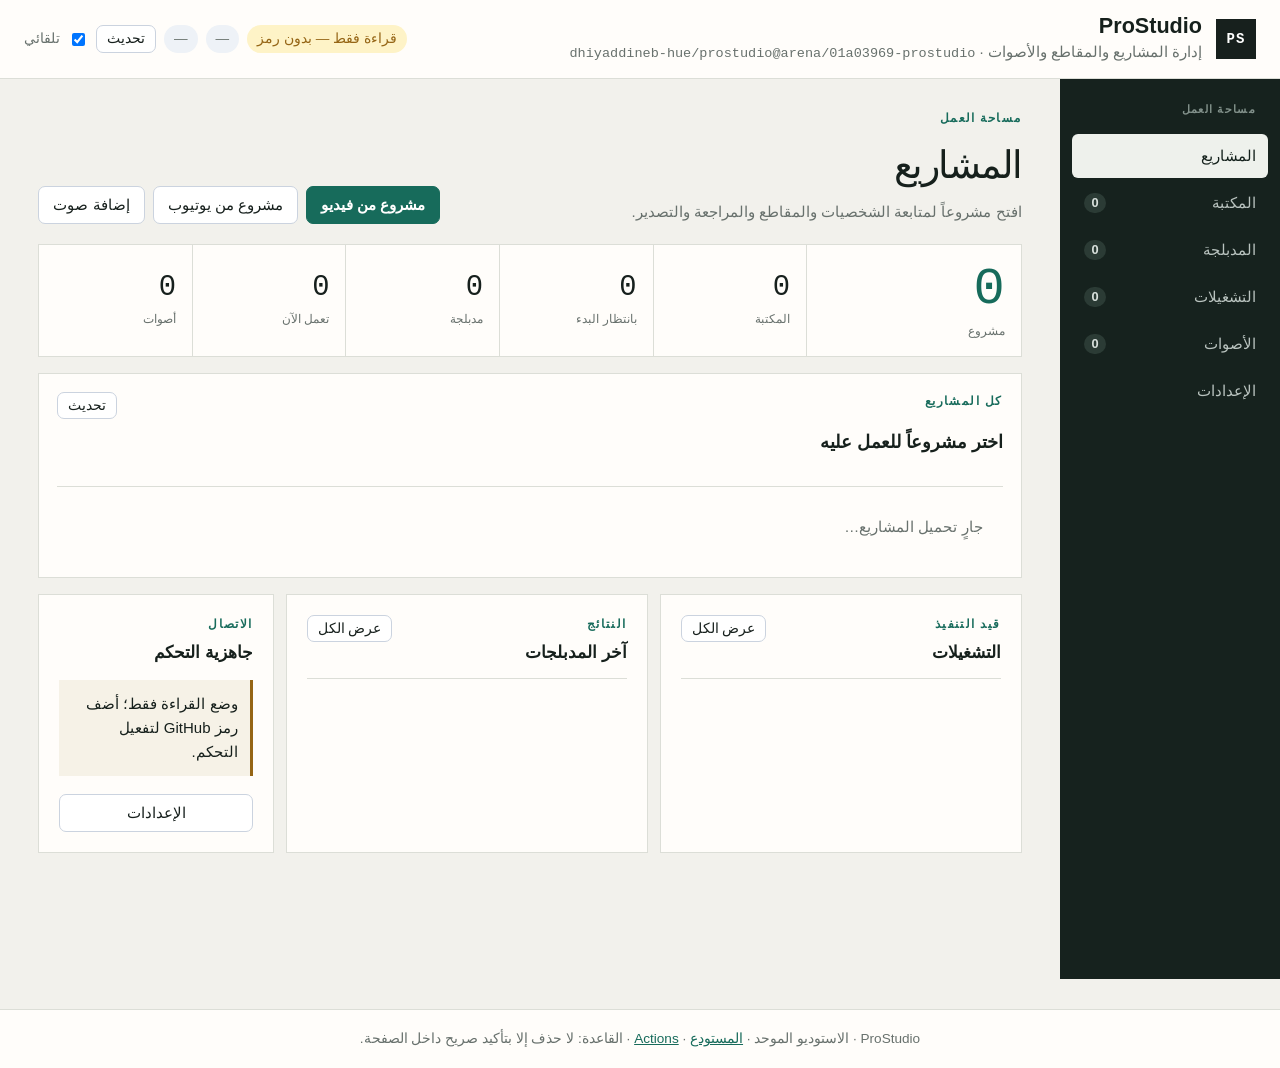
<file: docs/index.html>
<!doctype html>
<html lang="ar" dir="rtl">
<head>
<meta charset="utf-8">
<meta name="viewport" content="width=device-width, initial-scale=1">
<title>ProStudio — الاستوديو</title>
<meta name="description" content="استوديو الدبلجة الكامل: المكتبة، المعاينة، النسخ المدبلجة، متابعة التشغيل مباشرة، والتحكم في المستودع من المتصفح.">
<link rel="stylesheet" href="studio.css">
</head>
<body>
<header class="top">
  <div class="brand">
    <div class="brandmark" aria-hidden="true">PS</div>
    <div>
      <p class="eyebrow">مساحة عمل الدبلجة</p>
      <h1>ProStudio</h1>
      <p>إدارة المشاريع والمقاطع والأصوات · <code id="repoName"></code></p>
    </div>
  </div>
  <div class="topstatus">
    <span id="connChip" class="chip">غير متصل</span>
    <span id="rateChip" class="chip muted" title="طلبات GitHub API المتبقية في الساعة">—</span>
    <span id="clockChip" class="chip muted">—</span>
    <button id="refreshNow" class="btn small">تحديث</button>
    <label class="toggle compact"><input type="checkbox" id="autoRefresh" checked> تلقائي</label>
  </div>
</header>

<div class="studio-shell">
<nav class="tabs" role="tablist" aria-label="أقسام الاستوديو">
  <button class="tab active" data-tab="overview" role="tab" aria-selected="true">المشاريع</button>
  <button class="tab" data-tab="library" role="tab" aria-selected="false">المكتبة <span id="countLibrary" class="count">0</span></button>
  <button class="tab" data-tab="dubs" role="tab" aria-selected="false">المدبلجة <span id="countDubs" class="count">0</span></button>
  <button class="tab" data-tab="runs" role="tab" aria-selected="false">التشغيلات <span id="countRuns" class="count">0</span></button>
  <button class="tab" data-tab="voices" role="tab" aria-selected="false">الأصوات <span id="countVoices" class="count">0</span></button>
  <button class="tab" data-tab="settings" role="tab" aria-selected="false">الإعدادات</button>
</nav>

<main>

  <!-- ============================== المشاريع ============================== -->
  <section id="tab-overview" class="panel active" role="tabpanel">
    <div class="desk-head">
      <div><p class="eyebrow">مساحة العمل</p><h2>المشاريع</h2><p>افتح مشروعاً لمتابعة الشخصيات والمقاطع والمراجعة والتصدير.</p></div>
      <div class="desk-actions"><button id="quickUpload" class="btn primary">مشروع من فيديو</button><button id="quickYoutube" class="btn">مشروع من يوتيوب</button><button id="quickVoice" class="btn">إضافة صوت</button></div>
    </div>
    <div class="desk-readout">
      <div class="desk-total"><span id="overviewHeroValue">0</span><small id="overviewHeroLabel">مشروع</small></div>
      <button data-jump="library"><b id="overviewLibrary">0</b><span>المكتبة</span></button>
      <button data-jump="library" data-filter="undubbed"><b id="overviewUndubbed">0</b><span>بانتظار البدء</span></button>
      <button data-jump="dubs"><b id="overviewDubbed">0</b><span>مدبلجة</span></button>
      <button data-jump="runs"><b id="overviewActive">0</b><span>تعمل الآن</span></button>
      <button data-jump="voices"><b id="overviewVoices">0</b><span>أصوات</span></button>
    </div>
    <section class="project-desk">
      <div class="surface-head"><div><p class="eyebrow">كل المشاريع</p><h3>اختر مشروعاً للعمل عليه</h3></div><button id="overviewRefresh" class="btn small">تحديث</button></div>
      <div id="overviewProjects" class="project-list"><div class="empty compact-empty">جارٍ تحميل المشاريع…</div></div>
    </section>
    <div class="desk-lower">
      <section class="surface"><div class="surface-head"><div><p class="eyebrow">قيد التنفيذ</p><h3>التشغيلات</h3></div><button id="quickRuns" class="btn small">عرض الكل</button></div><div id="overviewRunsList" class="overview-list"></div></section>
      <section class="surface"><div class="surface-head"><div><p class="eyebrow">النتائج</p><h3>آخر المدبلجات</h3></div><button class="btn small" data-jump="dubs">عرض الكل</button></div><div id="overviewRecentList" class="overview-list"></div></section>
      <aside class="surface readiness"><p class="eyebrow">الاتصال</p><h3>جاهزية التحكم</h3><div id="overviewConn" class="readiness-state">جارٍ الفحص…</div><div class="stack-actions"><button class="btn" data-jump="settings">الإعدادات</button></div></aside>
    </div>
  </section>

  <!-- ============================== مساحة المشروع ============================== -->
  <section id="tab-project" class="panel" role="tabpanel">
    <div class="project-page-head"><button id="projectBack" class="btn">العودة إلى المشاريع</button><div><p class="eyebrow">مساحة المشروع</p><h2 id="projectTitle">المشروع</h2></div></div>
    <div id="projectBody"><div class="empty">اختر مشروعاً من الصفحة الرئيسية.</div></div>
  </section>

  <!-- ============================== إعداد الدبلجة ============================== -->
  <section id="tab-dub" class="panel" role="tabpanel">
    <div class="project-page-head"><button id="dubBack" class="btn">العودة إلى المشروع</button><div><p class="eyebrow">إعداد الدبلجة</p><h2 id="dubTitle">دبلجة المشروع</h2></div></div>
    <div id="dubBody"><div class="empty">اختر مشروعاً أولاً.</div></div>
  </section>

  <!-- ============================== المكتبة ============================== -->
  <section id="tab-library" class="panel" role="tabpanel">
    <div class="section-head"><div><p class="eyebrow">المصادر</p><h2>مكتبة الفيديو</h2><p>كل فيديو داخل مجلده الخاص، مع بياناته وأصواته وتشغيلاته.</p></div><button class="btn primary" id="libraryUploadShortcut">رفع فيديو</button></div>
    <div class="uploader" id="uploader">
      <div class="drop" id="drop">
        <input type="file" id="file" accept="video/*,.mp4,.mkv,.webm,.mov" hidden>
        <strong>اسحب فيديو هنا أو اضغط للاختيار</strong>
        <span class="hint">كل فيديو يحصل على مجلده الخاص <code>library/&lt;الاسم&gt;/</code>؛ الملفات الكبيرة تُقسَّم تلقائياً إلى أجزاء ≤ 18 MB وتُجمَع عند الدبلجة.</span>
        <span id="fileName" class="hint mono"></span>
      </div>
      <div class="uploadform">
        <div class="ytrow">
          <label>أو دبلجة من رابط يوتيوب <input id="ytUrl" placeholder="https://www.youtube.com/watch?v=…" dir="ltr"></label>
          <label>لغة المصدر <input id="ytLang" value="ar" dir="ltr" size="4"></label>
          <button id="ytGo" class="btn">دبلجة الرابط</button>
          <div id="ytStatus" class="status"></div>
        </div>
        <hr>
        <label>اسم المجلد (لاتيني) <input id="slugInput" placeholder="my-video" dir="ltr"></label>
        <label>العنوان <input id="titleInput" placeholder="عنوان الفيديو"></label>
        <label>لغة المصدر <input id="srcLangInput" value="ar" dir="ltr" size="4"></label>
        <label class="toggle"><input type="checkbox" id="dubAfterUpload" checked> ابدأ الدبلجة بعد الرفع</label>
        <button id="uploadBtn" class="btn primary">رفع إلى المكتبة</button>
        <div id="uploadStatus" class="status"></div>
      </div>
    </div>
    <div class="toolbar">
      <input id="searchLibrary" placeholder="بحث في المكتبة…">
      <select id="filterLibrary">
        <option value="all">كل الفيديوهات</option>
        <option value="undubbed">غير مدبلجة</option>
        <option value="running">قيد الدبلجة</option>
        <option value="dubbed">مدبلجة</option>
      </select>
      <span id="libraryStatus" class="status"></span>
    </div>
    <div id="libraryGrid" class="grid"></div>
  </section>

  <!-- ============================== المدبلجة ============================== -->
  <section id="tab-dubs" class="panel" role="tabpanel">
    <div class="section-head"><div><p class="eyebrow">المعرض</p><h2>الفيديوهات المدبلجة</h2><p>عاين النسخ، راجع الترجمة والجودة، وحمّل النتيجة النهائية.</p></div></div>
    <div class="toolbar">
      <input id="searchDubs" placeholder="بحث في المدبلجة…">
      <span id="dubsStatus" class="status"></span>
    </div>
    <div id="dubsGrid" class="grid"></div>
  </section>

  <!-- ============================== التشغيلات ============================== -->
  <section id="tab-runs" class="panel" role="tabpanel">
    <div class="section-head"><div><p class="eyebrow">العمليات</p><h2>متابعة الدبلجة</h2><p>حالة كل تشغيل وتقدّم المقاطع تتحدث تلقائياً.</p></div></div>
    <div class="toolbar">
      <span class="hint">تُحدَّث كل <span id="runsInterval">15</span> ثانية أثناء وجود تشغيل نشط. التقدم المفصّل يُقرأ من نقاط الاستئناف (checkpoint) لكل مقطع.</span>
      <span id="runsStatus" class="status"></span>
    </div>
    <div id="runsList" class="runs"></div>
  </section>

  <!-- ============================== بنك الأصوات ============================== -->
  <section id="tab-voices" class="panel" role="tabpanel">
    <div class="section-head"><div><p class="eyebrow">الأداء الصوتي</p><h2>بنك الأصوات والشخصيات</h2><p>ارفع عيّنات عامة، ثم اربطها بالشخصيات من بطاقة أي فيديو في المكتبة.</p></div></div>
    <div class="card wide">
      <h2>إضافة عيّنة صوتية</h2>
      <p class="hint">عيّنة نقية لمتحدث واحد (6–20 ثانية، بلا موسيقى) تُحفَظ في <code>voices/</code> ويمكن اختيارها لأي شخصية من نافذة «الأصوات» في بطاقة الفيديو. لكل فيديو أيضاً عيّناته الخاصة في <code>library/&lt;الاسم&gt;/voices/</code>.</p>
      <div class="row"><input id="voiceName" placeholder="اسم العيّنة (لاتيني)، مثل narrator-male" dir="ltr"><input id="voiceFile" type="file" accept="audio/*,.wav,.mp3,.m4a,.flac,.ogg"><button id="voiceUpload" class="btn primary">رفع إلى بنك الأصوات</button></div>
      <div id="voicePreviewPanel" class="sample-preview hidden" aria-live="polite">
        <audio id="voicePreview" controls preload="metadata"></audio>
        <div><strong id="voicePreviewName">—</strong><span id="voicePreviewMeta" class="hint">—</span></div>
      </div>
      <div id="voiceStatus" class="status"></div>
    </div>
    <div id="voicesGrid" class="grid"></div>
  </section>

  <!-- ============================== الإعدادات ============================== -->
  <section id="tab-settings" class="panel" role="tabpanel">
    <div class="section-head"><div><p class="eyebrow">النظام</p><h2>الإعدادات</h2><p>الاتصال بالمستودع وخيارات الدبلجة والترجمة الذكية.</p></div></div>
    <div class="card wide">
      <h2>اتصال GitHub</h2>
      <p class="hint">الصفحة ثابتة على GitHub Pages؛ كل عملية (رفع، حذف، تشغيل، متابعة) تتم مباشرة عبر GitHub API من متصفحك. الرمز يُحفَظ في هذا المتصفح فقط ولا يُرسَل إلى أي جهة سوى api.github.com.</p>
      <p class="hint">أنشئ رمزاً <a id="tokenLink" target="_blank" rel="noreferrer">من هنا</a> (Fine-grained: هذا المستودع فقط، صلاحيات <b>Contents: Read and write</b> و<b>Actions: Read and write</b>؛ أو Classic بصلاحية <code>public_repo</code>).</p>
      <div class="row">
        <input id="token" type="password" placeholder="github_pat_… أو ghp_…" dir="ltr" autocomplete="off">
        <button id="checkToken" class="btn">فحص وحفظ</button>
        <button id="forgetToken" class="btn danger">حذف الرمز</button>
      </div>
      <div id="tokenStatus" class="status"></div>
    </div>
    <div class="card wide">
      <h2>الإعدادات الافتراضية للدبلجة</h2>
      <div class="settings-grid">
        <label>لغة الهدف <input id="dTarget" value="en" dir="ltr"></label>
        <label>محرك الصوت <select id="dEngine"><option value="voxcpm">المسار الافتراضي المجرّب (VoxCPM + Seed-VC)</option><option value="xtts">XTTS v2 — اختيار صريح فقط</option></select></label>
        <label class="toggle"><input type="checkbox" id="dAllowXtts"> أؤكد أنني أريد استخدام XTTS v2</label>
        <label>الجنس <select id="dGender"><option value="male">ذكر</option><option value="female">أنثى</option></select></label>
        <label>نموذج Whisper <select id="dModel"><option>medium</option><option>small</option><option>base</option><option>tiny</option></select></label>
        <label>الملف الشخصي <select id="dProfile"><option value="seed_quota_voxcpm">seed_quota_voxcpm (Seed-VC ثم VoxCPM عند نفاد الحصة)</option><option value="safe">safe</option><option value="high_quality_single">high_quality_single</option><option value="multi_speaker_cinematic">multi_speaker_cinematic</option></select></label>
        <label>مستوى الجودة <select id="dQuality"><option>balanced</option><option>strict</option><option>safe</option></select></label>
        <label>طول المقطع (ث) <input id="dChunk" value="10" dir="ltr" size="4"></label>
        <label class="toggle"><input type="checkbox" id="dSeed" checked> Seed-VC لكل مقطع</label>
        <label class="toggle"><input type="checkbox" id="dSeparate" checked> فصل الحوار عن الموسيقى</label>
        <label class="toggle"><input type="checkbox" id="dBg"> الاحتفاظ بموسيقى الخلفية</label>
        <label class="toggle"><input type="checkbox" id="dDiarize"> تمييز المتحدثين (يحتاج HF_TOKEN)</label>
        <label class="toggle"><input type="checkbox" id="dValidate" checked> التحقق من المحتوى المنطوق</label>
      </div>
      <div class="row"><button id="saveDefaults" class="btn primary">حفظ الإعدادات</button><span id="defaultsStatus" class="status"></span></div>
    </div>
    <div class="card wide">
      <h2>الترجمة الذكية</h2>
      <p class="hint">تُضبط من أسرار المستودع ومتغيّراته (<code>TRANSLATE_API_KEY</code>, <code>TRANSLATE_PROVIDER</code>, <code>TRANSLATE_MODEL</code>). للتحقق شغّل <a id="preflightLink" target="_blank" rel="noreferrer">Translation API preflight</a> من Actions أو من هنا:</p>
      <div class="row"><button id="runPreflight" class="btn">تشغيل فحص الترجمة</button><span id="preflightStatus" class="status"></span></div>
    </div>
  </section>
</main>
</div>

<!-- ============================== نوافذ ============================== -->
<div id="modal" class="modal hidden" role="dialog" aria-modal="true" aria-labelledby="modalTitle">
  <div class="modalbox">
    <div class="modalhead"><h3 id="modalTitle"></h3><button id="modalClose" class="btn small">إغلاق</button></div>
    <div id="modalBody"></div>
  </div>
</div>

<footer>
  ProStudio · الاستوديو الموحد · <a id="repoLink" target="_blank" rel="noreferrer">المستودع</a> · <a id="actionsLink" target="_blank" rel="noreferrer">Actions</a> · القاعدة: لا حذف إلا بتأكيد صريح داخل الصفحة.
</footer>

<script type="module" src="studio.js"></script>
</body>
</html>
</file>
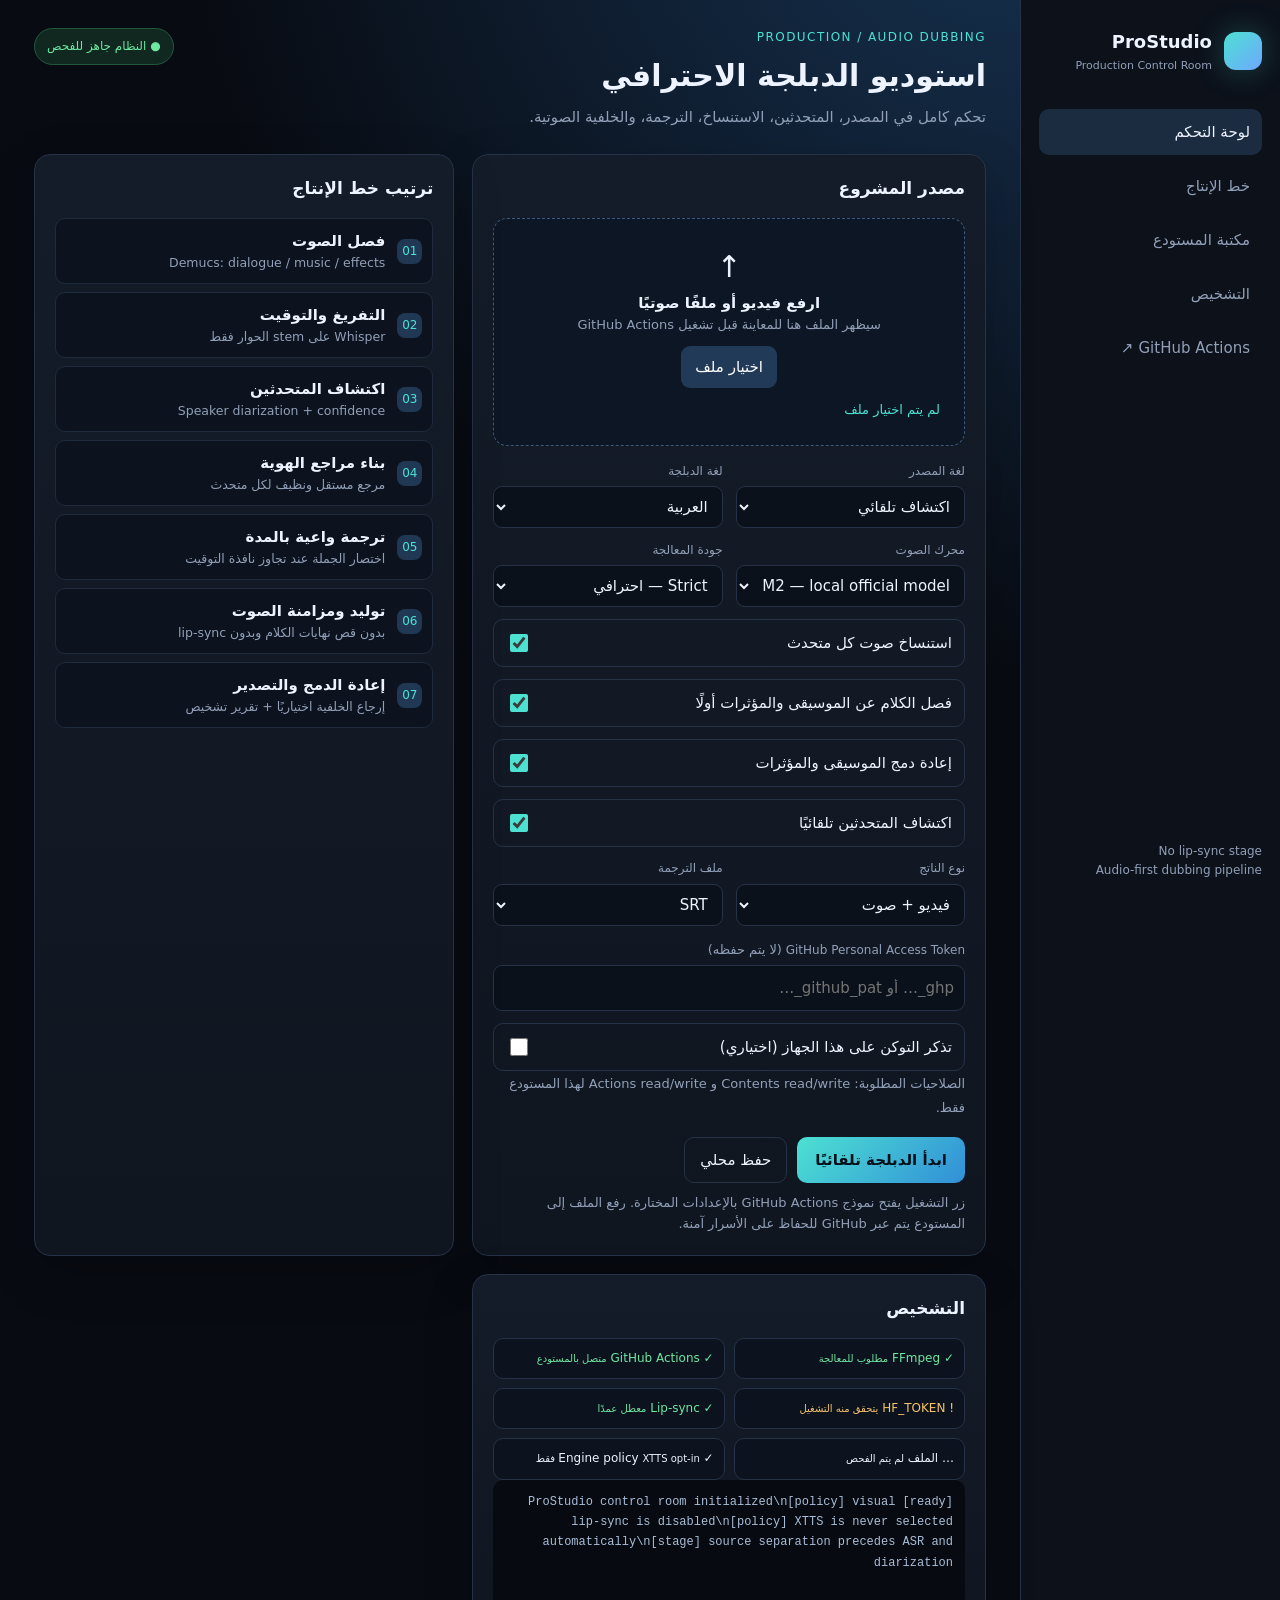
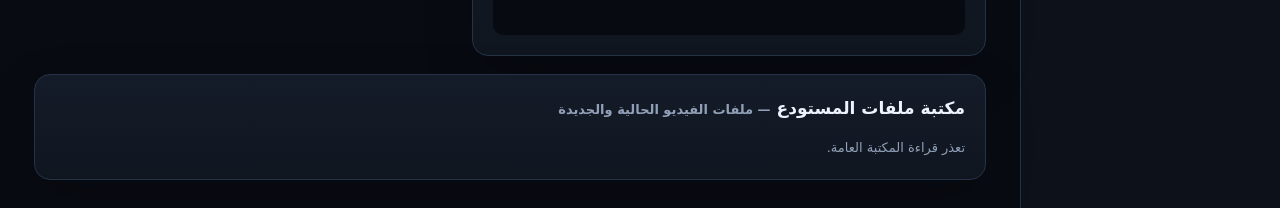
<file: studio/index.html>
<!doctype html>
<html lang="ar" dir="rtl">
<head>
<meta charset="utf-8"><meta name="viewport" content="width=device-width,initial-scale=1">
<title>ProStudio Control Room</title>
<style>
:root{--bg:#080b12;--panel:#111722;--panel2:#171f2d;--line:#263247;--text:#edf3ff;--muted:#91a0b8;--cyan:#4de1d2;--blue:#6ea8ff;--amber:#f5c46a;--red:#ff7185;--green:#6ee7a0}*{box-sizing:border-box}body{margin:0;background:radial-gradient(circle at 80% -10%,#173454 0,#080b12 38%);color:var(--text);font:15px/1.6 Inter,ui-sans-serif,system-ui,-apple-system,sans-serif}button,input,select{font:inherit}button{cursor:pointer}.shell{display:grid;grid-template-columns:260px 1fr;min-height:100vh}.side{padding:28px 18px;border-left:1px solid var(--line);background:#0c111a}.brand{display:flex;gap:12px;align-items:center;margin-bottom:35px}.mark{width:38px;height:38px;border-radius:12px;background:linear-gradient(135deg,var(--cyan),var(--blue));box-shadow:0 0 30px #4de1d244}.brand b{font-size:18px}.brand small{display:block;color:var(--muted);font-size:11px}.nav{display:grid;gap:8px}.nav a{color:var(--muted);text-decoration:none;padding:11px 12px;border-radius:10px}.nav a.active,.nav a:hover{background:#1b2b40;color:var(--text)}.side-foot{position:fixed;bottom:20px;color:var(--muted);font-size:12px;width:220px}.main{padding:28px 34px;max-width:1500px;width:100%;margin:auto}.top{display:flex;justify-content:space-between;gap:20px;align-items:flex-start;margin-bottom:25px}.eyebrow{color:var(--cyan);font-size:12px;letter-spacing:.12em;text-transform:uppercase}.top h1{font-size:30px;margin:5px 0}.top p{color:var(--muted);margin:0}.status{background:#10281f;border:1px solid #24583e;color:var(--green);padding:8px 12px;border-radius:999px;font-size:12px}.grid{display:grid;grid-template-columns:1.1fr .9fr;gap:18px}.card{background:linear-gradient(180deg,#141c29,#101620);border:1px solid var(--line);border-radius:16px;padding:20px;box-shadow:0 18px 50px #0003}.card h2{font-size:17px;margin:0 0 16px}.sub{color:var(--muted);font-size:13px}.drop{border:1px dashed #3c597b;background:#0d1624;border-radius:14px;padding:24px;text-align:center;transition:.18s}.drop.over{border-color:var(--cyan);background:#102b37}.drop input{display:none}.drop label{display:inline-block;background:#213a58;color:#fff;padding:9px 14px;border-radius:9px;margin-top:10px}.file{margin-top:12px;display:flex;justify-content:space-between;color:var(--cyan);font-size:13px}.fields{display:grid;grid-template-columns:1fr 1fr;gap:13px}.field label{display:block;color:var(--muted);font-size:12px;margin-bottom:5px}.field select,.field input{width:100%;background:#0b111b;color:var(--text);border:1px solid var(--line);border-radius:9px;padding:10px}.toggle{display:flex;justify-content:space-between;align-items:center;border:1px solid var(--line);padding:11px 12px;border-radius:10px;margin-top:12px}.toggle input{accent-color:var(--cyan);width:18px;height:18px}.actions{display:flex;gap:10px;flex-wrap:wrap;margin-top:18px}.primary{background:linear-gradient(135deg,var(--cyan),#318fd8);color:#041018;border:0;border-radius:10px;padding:11px 18px;font-weight:700}.ghost{background:transparent;color:var(--text);border:1px solid var(--line);border-radius:10px;padding:10px 15px}.pipeline{display:grid;gap:8px}.stage{display:flex;align-items:center;gap:12px;padding:10px;border-radius:10px;background:#0c131e;border:1px solid #1f2b3d}.num{width:25px;height:25px;display:grid;place-items:center;border-radius:8px;background:#203854;color:var(--cyan);font-size:12px}.stage small{color:var(--muted);display:block}.diag{display:grid;grid-template-columns:1fr 1fr;gap:9px}.check{padding:10px;border-radius:10px;background:#0c131e;border:1px solid var(--line);font-size:12px}.ok{color:var(--green)}.warn{color:var(--amber)}.video-list{display:grid;gap:10px;max-height:280px;overflow:auto}.video{display:flex;justify-content:space-between;gap:10px;align-items:center;padding:11px;background:#0c131e;border:1px solid var(--line);border-radius:10px}.video a{color:var(--blue);text-decoration:none}.log{height:155px;overflow:auto;background:#070b11;border-radius:10px;padding:12px;color:#a9bdd7;font:12px/1.7 ui-monospace,monospace;white-space:pre-wrap}.wide{grid-column:1/-1}@media(max-width:900px){.shell{display:block}.side{border:0;border-bottom:1px solid var(--line)}.nav{display:flex;overflow:auto}.side-foot{display:none}.main{padding:22px 16px}.grid{grid-template-columns:1fr}.wide{grid-column:auto}}
</style></head>
<body><div class="shell"><aside class="side"><div class="brand"><div class="mark"></div><div><b>ProStudio</b><small>Production Control Room</small></div></div><nav class="nav"><a class="active" href="#control">لوحة التحكم</a><a href="#pipeline">خط الإنتاج</a><a href="#library">مكتبة المستودع</a><a href="#diagnostics">التشخيص</a><a href="https://github.com/dhiyaddineb-hue/prostudio/actions/workflows/dub.yml" target="_blank">GitHub Actions ↗</a></nav><div class="side-foot">No lip-sync stage<br>Audio-first dubbing pipeline</div></aside><main class="main"><header class="top"><div><div class="eyebrow">PRODUCTION / AUDIO DUBBING</div><h1>استوديو الدبلجة الاحترافي</h1><p>تحكم كامل في المصدر، المتحدثين، الاستنساخ، الترجمة، والخلفية الصوتية.</p></div><div class="status">● النظام جاهز للفحص</div></header><section class="grid" id="control"><div class="card"><h2>مصدر المشروع</h2><div class="drop" id="drop"><div style="font-size:30px">↑</div><b>ارفع فيديو أو ملفًا صوتيًا</b><div class="sub">سيظهر الملف هنا للمعاينة قبل تشغيل GitHub Actions</div><input id="file" type="file" accept="video/*,audio/*"><label for="file">اختيار ملف</label><div class="file" id="fileName">لم يتم اختيار ملف</div></div><div class="fields" style="margin-top:16px"><div class="field"><label>لغة المصدر</label><select id="source"><option value="auto">اكتشاف تلقائي</option><option value="en">English</option><option value="ar">العربية</option><option value="fr">Français</option><option value="es">Español</option></select></div><div class="field"><label>لغة الدبلجة</label><select id="target"><option value="ar">العربية</option><option value="en">English</option><option value="fr">Français</option><option value="es">Español</option><option value="tr">Türkçe</option></select></div><div class="field"><label>محرك الصوت</label><select id="engine"><option value="voxcpm">VoxCPM2 — local official model</option><option value="edge">Edge-TTS</option><option value="xtts">XTTS-v2 — اختيار يدوي فقط</option></select></div><div class="field"><label>جودة المعالجة</label><select id="quality"><option value="strict">Strict — احترافي</option><option value="balanced">Balanced</option><option value="safe">Safe</option></select></div></div><div class="toggle"><span>استنساخ صوت كل متحدث</span><input id="clone" type="checkbox" checked></div><div class="toggle"><span>فصل الكلام عن الموسيقى والمؤثرات أولًا</span><input id="separate" type="checkbox" checked></div><div class="toggle"><span>إعادة دمج الموسيقى والمؤثرات</span><input id="bg" type="checkbox" checked></div><div class="toggle"><span>اكتشاف المتحدثين تلقائيًا</span><input id="diarize" type="checkbox" checked></div><div class="fields" style="margin-top:12px"><div class="field"><label>نوع الناتج</label><select id="output"><option value="video">فيديو + صوت</option><option value="audio">صوت فقط</option><option value="both">فيديو + ترجمة</option></select></div><div class="field"><label>ملف الترجمة</label><select id="subtitle"><option value="srt">SRT</option><option value="none">بدون ترجمة</option></select></div></div><div class="field" style="margin-top:14px"><label>GitHub Personal Access Token <span class="sub">(لا يتم حفظه)</span></label><input id="token" type="password" autocomplete="off" placeholder="ghp_… أو github_pat_…"><div class="toggle"><span>تذكر التوكن على هذا الجهاز (اختياري)</span><input id="rememberToken" type="checkbox"></div><small class="sub">الصلاحيات المطلوبة: Contents read/write و Actions read/write لهذا المستودع فقط.</small></div><div class="actions"><button class="primary" id="run">ابدأ الدبلجة تلقائيًا</button><button class="ghost" id="save">حفظ محلي</button></div><div class="sub" style="margin-top:10px">زر التشغيل يفتح نموذج GitHub Actions بالإعدادات المختارة. رفع الملف إلى المستودع يتم عبر GitHub للحفاظ على الأسرار آمنة.</div></div><div class="card" id="pipeline"><h2>ترتيب خط الإنتاج</h2><div class="pipeline"><div class="stage"><span class="num">01</span><div><b>فصل الصوت</b><small>Demucs: dialogue / music / effects</small></div></div><div class="stage"><span class="num">02</span><div><b>التفريغ والتوقيت</b><small>Whisper على stem الحوار فقط</small></div></div><div class="stage"><span class="num">03</span><div><b>اكتشاف المتحدثين</b><small>Speaker diarization + confidence</small></div></div><div class="stage"><span class="num">04</span><div><b>بناء مراجع الهوية</b><small>مرجع مستقل ونظيف لكل متحدث</small></div></div><div class="stage"><span class="num">05</span><div><b>ترجمة واعية بالمدة</b><small>اختصار الجملة عند تجاوز نافذة التوقيت</small></div></div><div class="stage"><span class="num">06</span><div><b>توليد ومزامنة الصوت</b><small>بدون قص نهايات الكلام وبدون lip-sync</small></div></div><div class="stage"><span class="num">07</span><div><b>إعادة الدمج والتصدير</b><small>إرجاع الخلفية اختياريًا + تقرير تشخيص</small></div></div></div></div><div class="card" id="diagnostics"><h2>التشخيص</h2><div class="diag"><div class="check ok">✓ FFmpeg <small>مطلوب للمعالجة</small></div><div class="check ok">✓ GitHub Actions <small>متصل بالمستودع</small></div><div class="check warn">! HF_TOKEN <small>يتحقق منه التشغيل</small></div><div class="check ok">✓ Lip-sync <small>معطل عمدًا</small></div><div class="check" id="browserCheck">… الملف <small>لم يتم الفحص</small></div><div class="check">✓ Engine policy <small>XTTS opt-in فقط</small></div></div><div class="log" id="log">[ready] ProStudio control room initialized\n[policy] visual lip-sync is disabled\n[policy] XTTS is never selected automatically\n[stage] source separation precedes ASR and diarization</div></div><div class="card wide" id="library"><h2>مكتبة ملفات المستودع <span class="sub">— ملفات الفيديو الحالية والجديدة</span></h2><div class="video-list" id="videos"><div class="sub">جارِ تحميل الملفات…</div></div></div></section></main></div>
<script>
const $=id=>document.getElementById(id), log=t=>{$('log').textContent+=`\n${t}`;$('log').scrollTop=99999};
const drop=$('drop'), file=$('file');
['dragenter','dragover'].forEach(e=>drop.addEventListener(e,x=>{x.preventDefault();drop.classList.add('over')}));['dragleave','drop'].forEach(e=>drop.addEventListener(e,x=>{x.preventDefault();drop.classList.remove('over')}));drop.addEventListener('drop',e=>{file.files=e.dataTransfer.files;showFile()});file.addEventListener('change',showFile);function showFile(){const f=file.files[0];if(!f)return;$('fileName').textContent=`${f.name} · ${(f.size/1024/1024).toFixed(1)} MB`;$('browserCheck').className='check ok';$('browserCheck').innerHTML='✓ الملف <small>جاهز للرفع والمعالجة</small>';log(`[input] ${f.name}`)}
function cfg(){return {source:$('source').value,target:$('target').value,engine:$('engine').value,quality:$('quality').value,clone:$('clone').checked,separate:$('separate').checked,bg:$('bg').checked,diarize:$('diarize').checked,output:$('output').value,subtitle:$('subtitle').value}}
$('save').onclick=()=>{localStorage.prostudio=JSON.stringify(cfg());if($('rememberToken').checked&&$('token').value)localStorage.setItem('prostudio_github_token',$('token').value);log('[saved] settings saved locally')};$('engine').onchange=()=>{if($('engine').value==='xtts')log('[notice] XTTS selected manually; it will not be used otherwise')};$('run').onclick=async()=>{const token=$('token').value.trim()||localStorage.getItem('prostudio_github_token')||'';const f=file.files[0];if(!token){log('[error] أدخل GitHub Token أو فعّل التذكر بعد إدخاله');return}if(!f){log('[error] اختر ملفًا أولًا');return}try{$('run').disabled=true;log('[upload] رفع الملف إلى GitHub…');const name=`inbox/${Date.now()}-${f.name.replace(/[^a-zA-Z0-9._-]/g,'_')}`;const bytes=await f.arrayBuffer();let bin='';const data=new Uint8Array(bytes);for(let i=0;i<data.length;i+=0x8000)bin+=String.fromCharCode(...data.subarray(i,i+0x8000));const b64=btoa(bin);let r=await fetch(`https://api.github.com/repos/dhiyaddineb-hue/prostudio/contents/${name}`,{method:'PUT',headers:{Authorization:`Bearer ${token}`,Accept:'application/vnd.github+json','Content-Type':'application/json'},body:JSON.stringify({message:`Upload source ${f.name}`,branch:'arena/01a03969-prostudio',content:b64})});if(!r.ok)throw new Error(`upload ${r.status}`);log('[dispatch] بدء Workflow تلقائيًا…');r=await fetch('https://api.github.com/repos/dhiyaddineb-hue/prostudio/actions/workflows/dub.yml/dispatches',{method:'POST',headers:{Authorization:`Bearer ${token}`,Accept:'application/vnd.github+json','Content-Type':'application/json'},body:JSON.stringify({ref:'arena/01a03969-prostudio',inputs:{task:'dub',source_path:name,source_lang:$('source').value,target_lang:$('target').value,tts_engine:$('engine').value,mode:'dub',gender:'male',model:'base',diarize:String($('diarize').checked),separate_sources:String($('separate').checked),bg_music:String($('bg').checked),profile:'multi_speaker_cinematic',quality:$('quality').value}})});if(!r.ok)throw new Error(`dispatch ${r.status}`);log('[success] تم إرسال الطلب. جارٍ انتظار Workflow داخل الصفحة…');const startedAt=new Date(Date.now()-5000).toISOString();async function monitor(){for(let i=0;i<180;i++){await new Promise(r=>setTimeout(r,10000));const q=await fetch('https://api.github.com/repos/dhiyaddineb-hue/prostudio/actions/workflows/dub.yml/runs?branch=arena/01a03969-prostudio&event=workflow_dispatch&per_page=10',{headers:{Authorization:`Bearer ${token}`,Accept:'application/vnd.github+json'}});if(!q.ok)throw new Error(`status ${q.status}`);const runs=(await q.json()).workflow_runs||[];const run=runs.find(x=>x.created_at>=startedAt)||runs[0];if(!run){log(`[wait] لم يظهر التشغيل بعد (${i+1}/180)`);continue}log(`[status] ${run.status}${run.conclusion?` / ${run.conclusion}`:''}`);if(run.status==='completed'){if(run.conclusion==='success'){log('[done] اكتملت الدبلجة بنجاح.');const ar=await fetch(`https://api.github.com/repos/dhiyaddineb-hue/prostudio/actions/runs/${run.id}/artifacts`,{headers:{Authorization:`Bearer ${token}`,Accept:'application/vnd.github+json'}});const arts=await ar.json();const artifact=(arts.artifacts||[]).find(x=>x.name==='final-dubbed-video');if(artifact){log(`[artifact] الناتج جاهز: ${artifact.name}`);const a=document.createElement('a');a.href=artifact.archive_download_url;a.target='_blank';a.textContent='تحميل الناتج من GitHub';a.style='display:block;color:#4de1d2;margin-top:8px';$('log').appendChild(a)}else log('[notice] اكتمل التشغيل لكن الأرتيفاكت لم يظهر بعد.');}else log(`[failed] فشل التشغيل: ${run.conclusion}. افتح سجل التشخيص في GitHub عند الحاجة.`);return}}throw new Error('انتهت مهلة انتظار Workflow (30 دقيقة)')}await monitor();if(!$('rememberToken').checked)$('token').value='';}catch(e){log(`[error] ${e.message}`)}finally{$('run').disabled=false}};
try{const c=JSON.parse(localStorage.prostudio||'{}');for(const [k,v] of Object.entries(c)){if($(k)){if($(k).type==='checkbox')$(k).checked=v;else $(k).value=v}}const savedToken=localStorage.getItem('prostudio_github_token');if(savedToken){$('token').value=savedToken;$('rememberToken').checked=true}}catch(e){}
fetch('https://api.github.com/repos/dhiyaddineb-hue/prostudio/contents/samples?ref=arena/01a03969-prostudio').then(r=>r.json()).then(xs=>{$('videos').innerHTML='';(Array.isArray(xs)?xs:[]).filter(x=>/\.(mp4|webm|mov|mp3|wav)$/i.test(x.name)).forEach(x=>{$('videos').innerHTML+=`<div class="video"><span>${x.name}</span><a href="${x.html_url}" target="_blank">فتح في GitHub ↗</a></div>`});if(!$('videos').children.length)$('videos').innerHTML='<div class="sub">لا توجد ملفات فيديو في samples حاليًا.</div>'}).catch(()=>{$('videos').innerHTML='<div class="sub">تعذر قراءة المكتبة العامة.</div>'});
</script></body></html>
</file>
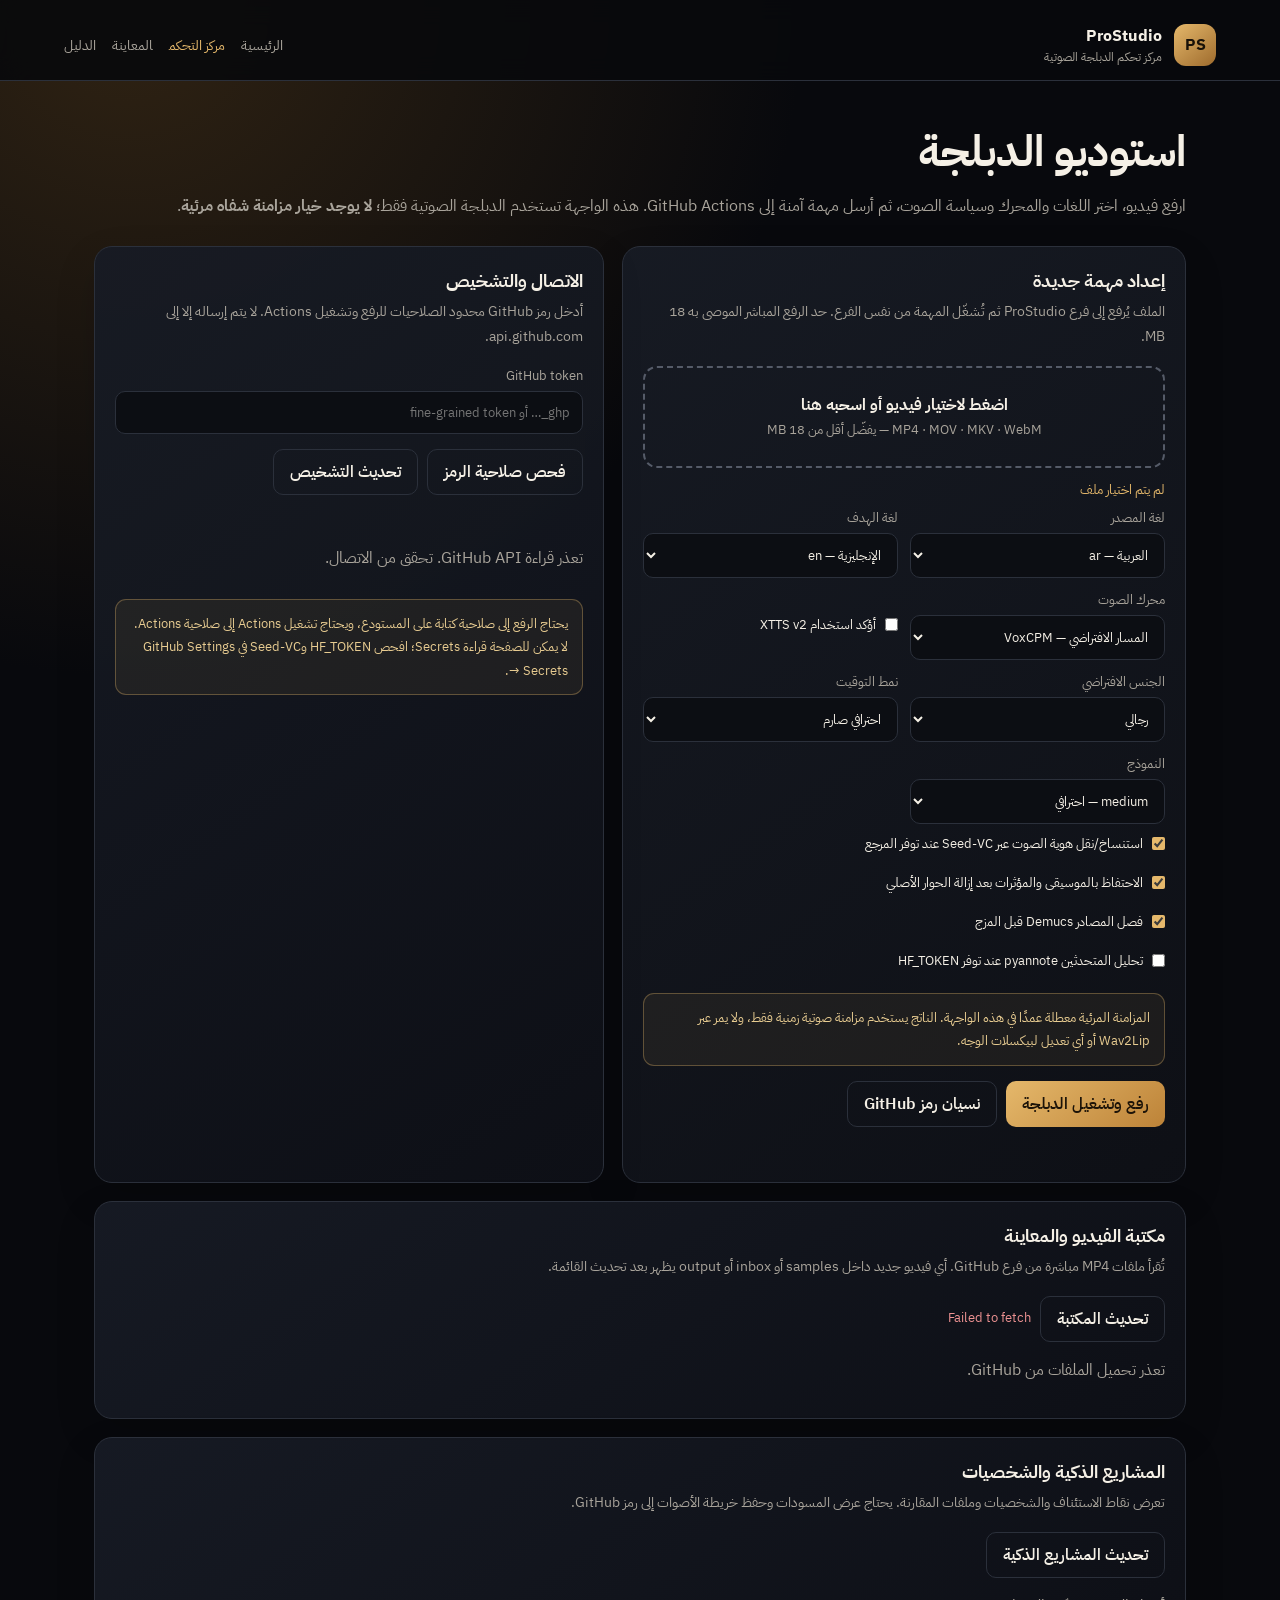
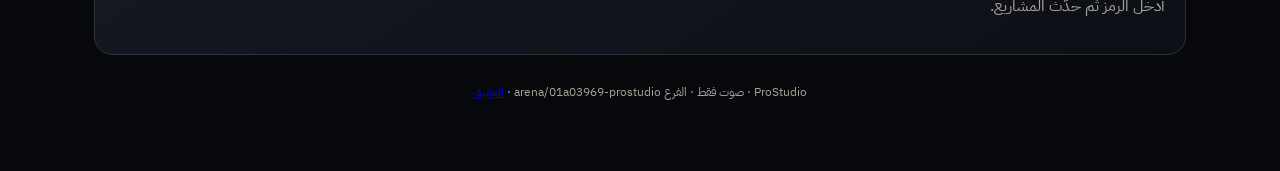
<file: docs/dashboard.html>
<!doctype html>
<html lang="ar" dir="rtl">
<head>
<meta charset="utf-8"><meta name="viewport" content="width=device-width,initial-scale=1">
<title>ProStudio — مركز التحكم</title>
<link rel="preconnect" href="https://fonts.googleapis.com"><link rel="preconnect" href="https://fonts.gstatic.com" crossorigin>
<link href="https://fonts.googleapis.com/css2?family=IBM+Plex+Sans+Arabic:wght@300;400;600;700&display=swap" rel="stylesheet">
<style>
:root{--bg:#08090d;--panel:#12151c;--panel2:#171b24;--ink:#f5f0e6;--muted:#a9a49b;--line:#2b303b;--gold:#e5b86b;--green:#77d3a0;--red:#ee9292;--blue:#8ebcff}*{box-sizing:border-box}body{margin:0;background:radial-gradient(circle at 10% 0,#302313 0,transparent 32%),var(--bg);color:var(--ink);font-family:"IBM Plex Sans Arabic",system-ui,sans-serif}header{display:flex;justify-content:space-between;align-items:center;gap:18px;padding:24px 5vw 14px;border-bottom:1px solid var(--line);position:sticky;top:0;background:rgba(8,9,13,.9);backdrop-filter:blur(12px);z-index:3}.brand{display:flex;gap:12px;align-items:center}.mark{background:linear-gradient(140deg,var(--gold),#9e6b2d);color:#181108;border-radius:12px;width:42px;height:42px;display:grid;place-items:center;font-weight:700}.brand small{display:block;color:var(--muted);font-size:12px}nav a{color:var(--muted);text-decoration:none;margin-inline-start:16px;font-size:14px}nav a.on,nav a:hover{color:var(--gold)}main{max-width:1220px;margin:auto;padding:28px 5vw 70px}h1{font-size:clamp(27px,4vw,43px);margin:10px 0 7px}.lede{color:var(--muted);line-height:1.9;margin:0 0 25px}.grid{display:grid;grid-template-columns:1.05fr .95fr;gap:18px}.panel{background:linear-gradient(145deg,rgba(23,27,36,.95),rgba(14,16,22,.95));border:1px solid var(--line);border-radius:18px;padding:20px;box-shadow:0 16px 40px #0002}.panel h2{margin:0 0 6px;font-size:18px}.sub{color:var(--muted);font-size:13.5px;line-height:1.8;margin:0 0 17px}.fields{display:grid;grid-template-columns:1fr 1fr;gap:12px}label{display:block;color:var(--muted);font-size:13px}input,select{margin-top:6px;width:100%;padding:11px 12px;border:1px solid var(--line);border-radius:10px;background:#0c0e13;color:var(--ink);font:inherit}input:focus,select:focus{outline:2px solid #e5b86b55;border-color:var(--gold)}.check{display:flex;gap:9px;align-items:center;color:var(--ink);padding:10px 0}.check input{width:auto;margin:0;accent-color:var(--gold)}.disabled{opacity:.5}.buttons{display:flex;gap:9px;flex-wrap:wrap;margin-top:15px}.btn{border:1px solid var(--line);border-radius:10px;padding:10px 16px;background:transparent;color:var(--ink);font:inherit;cursor:pointer;text-decoration:none;font-weight:600}.btn.primary{background:linear-gradient(140deg,var(--gold),#bd8338);color:#1c1308;border:0}.btn:hover{border-color:var(--gold)}.btn:disabled{opacity:.5;cursor:wait}.drop{border:2px dashed #555b68;border-radius:14px;padding:25px;text-align:center;cursor:pointer;margin-bottom:12px}.drop.over,.drop:hover{border-color:var(--gold);background:#e5b86b0d}.drop strong{display:block}.drop small{color:var(--muted)}.file{color:var(--gold);font-size:13px;margin:8px 0;min-height:20px}.notice{border:1px solid #e5b86b55;background:#e5b86b12;color:#e8cc91;border-radius:11px;padding:12px 14px;font-size:13px;line-height:1.8;margin-top:13px}.status{min-height:23px;margin-top:12px;color:var(--muted);font-size:13px}.status.ok{color:var(--green)}.status.err{color:var(--red)}.status.info{color:var(--blue)}.chips{display:flex;gap:7px;flex-wrap:wrap}.chip{border:1px solid var(--line);border-radius:99px;padding:4px 10px;color:var(--muted);font-size:12px}.chip.ok{color:var(--green);border-color:#77d3a055}.chip.warn{color:#e8cc91;border-color:#e5b86b55}.wide{grid-column:1/-1}.library{display:grid;grid-template-columns:repeat(auto-fill,minmax(260px,1fr));gap:14px}.media{background:#0c0f14;border:1px solid var(--line);border-radius:14px;overflow:hidden}.media video{display:block;width:100%;aspect-ratio:16/9;background:#000}.media .body{padding:12px}.media h3{font-size:14px;margin:0 0 8px;white-space:nowrap;overflow:hidden;text-overflow:ellipsis}.media .meta{color:var(--muted);font-size:12px;direction:ltr;text-align:right}.diag{display:grid;gap:8px}.diagrow{display:flex;justify-content:space-between;gap:15px;border-bottom:1px solid #ffffff0c;padding:8px 0;font-size:13px}.diagrow span:last-child{color:var(--muted);direction:ltr}.empty{color:var(--muted);padding:16px 0}.foot{color:var(--muted);text-align:center;font-size:12px;margin-top:28px}.smartlist{display:grid;gap:14px}.smartcard{border:1px solid var(--line);background:#0c0f14;padding:15px}.smarthead{display:flex;justify-content:space-between;gap:12px;align-items:flex-start;flex-wrap:wrap}.character-grid{display:grid;grid-template-columns:repeat(auto-fit,minmax(285px,1fr));gap:12px;margin-top:14px}.character{border:1px solid var(--line);background:#0b0d12;padding:14px}.character h3{margin:0 0 10px;font-size:15px}.character .fields{grid-template-columns:1fr 1fr}.compare{border-top:1px solid var(--line);margin-top:12px;padding-top:12px}.compare-row{display:grid;grid-template-columns:80px repeat(4,1fr);gap:7px;align-items:center;margin:7px 0}.audio-slot button{width:100%;padding:7px;border:1px solid var(--line);background:#11151d;color:var(--ink);cursor:pointer}.audio-slot audio{width:100%;height:30px}.mono{direction:ltr;text-align:left;font-family:ui-monospace,monospace}.hidden{display:none}.progressbar{height:7px;background:#252a34;overflow:hidden;margin-top:8px}.progressbar span{display:block;height:100%;background:var(--green)}.stage-wrap{overflow-x:auto;margin-top:12px}.stage-table{width:100%;border-collapse:collapse;min-width:980px;font-size:12px}.stage-table th,.stage-table td{border:1px solid var(--line);padding:7px;text-align:center}.stage-table th{color:var(--muted)}.stage-success{color:var(--green)}.stage-failed{color:var(--red)}.stage-pending{color:#e8cc91}.stage-skipped{color:var(--muted)}@media(max-width:850px){.grid{grid-template-columns:1fr}.fields{grid-template-columns:1fr}header{position:static;align-items:flex-start;flex-direction:column}nav a{margin-inline-start:0;margin-inline-end:14px}}
</style></head>
<body>
<header><div class="brand"><span class="mark">PS</span><div><strong>ProStudio</strong><small>مركز تحكم الدبلجة الصوتية</small></div></div><nav><a href="index.html">الرئيسية</a><a href="dashboard.html" class="on">مركز التحكم</a><a href="preview.html">المعاينة</a><a href="../docs/USAGE_AR.md">الدليل</a></nav></header>
<main>
<h1>استوديو الدبلجة</h1><p class="lede">ارفع فيديو، اختر اللغات والمحرك وسياسة الصوت، ثم أرسل مهمة آمنة إلى GitHub Actions. هذه الواجهة تستخدم الدبلجة الصوتية فقط؛ <b>لا يوجد خيار مزامنة شفاه مرئية</b>.</p>
<div class="grid">
<section class="panel"><h2>إعداد مهمة جديدة</h2><p class="sub">الملف يُرفع إلى فرع ProStudio ثم تُشغّل المهمة من نفس الفرع. حد الرفع المباشر الموصى به 18 MB.</p><div class="drop" id="drop"><strong>اضغط لاختيار فيديو أو اسحبه هنا</strong><small>MP4 · MOV · MKV · WebM — يفضّل أقل من 18 MB</small><input id="file" type="file" accept="video/*,audio/*" hidden></div><div class="file" id="fileName">لم يتم اختيار ملف</div>
<div class="fields"><label>لغة المصدر<select id="sourceLang"><option value="ar">العربية — ar</option><option value="en">الإنجليزية — en</option><option value="fr">الفرنسية — fr</option><option value="tr">التركية — tr</option><option value="auto">تلقائي</option></select></label><label>لغة الهدف<select id="targetLang"><option value="en">الإنجليزية — en</option><option value="ar">العربية — ar</option><option value="fr">الفرنسية — fr</option><option value="tr">التركية — tr</option><option value="de">الألمانية — de</option></select></label><label>محرك الصوت<select id="engine"><option value="voxcpm">المسار الافتراضي — VoxCPM</option><option value="xtts">XTTS v2 — اختيار صريح فقط</option></select></label><label class="check"><input id="allowXtts" type="checkbox">أؤكد استخدام XTTS v2</label><label>الجنس الافتراضي<select id="gender"><option value="male">رجالي</option><option value="female">نسائي</option></select></label><label>نمط التوقيت<select id="quality"><option value="strict">احترافي صارم</option><option value="balanced">متوازن</option><option value="safe">مرن</option></select></label><label>النموذج<select id="model"><option value="medium">medium — احترافي</option><option value="small">small</option><option value="base">base — سريع</option></select></label></div>
<label class="check"><input id="clone" type="checkbox" checked><span>استنساخ/نقل هوية الصوت عبر Seed-VC عند توفر المرجع</span></label><label class="check"><input id="bg" type="checkbox" checked><span>الاحتفاظ بالموسيقى والمؤثرات بعد إزالة الحوار الأصلي</span></label><label class="check"><input id="separate" type="checkbox" checked><span>فصل المصادر Demucs قبل المزج</span></label><label class="check"><input id="diarize" type="checkbox"><span>تحليل المتحدثين pyannote عند توفر HF_TOKEN</span></label>
<div class="notice">المزامنة المرئية معطلة عمدًا في هذه الواجهة. الناتج يستخدم مزامنة صوتية زمنية فقط، ولا يمر عبر Wav2Lip أو أي تعديل لبيكسلات الوجه.</div><div class="buttons"><button class="btn primary" id="run">رفع وتشغيل الدبلجة</button><button class="btn" id="forget">نسيان رمز GitHub</button></div><div class="status" id="uploadStatus"></div></section>
<section class="panel"><h2>الاتصال والتشخيص</h2><p class="sub">أدخل رمز GitHub محدود الصلاحيات للرفع وتشغيل Actions. لا يتم إرساله إلا إلى api.github.com.</p><label>GitHub token<input id="token" type="password" placeholder="ghp_… أو fine-grained token"></label><div class="buttons"><button class="btn" id="check">فحص صلاحية الرمز</button><button class="btn" id="refreshDiag">تحديث التشخيص</button></div><div class="status" id="tokenStatus"></div><div class="diag" id="diag"><div class="empty">اضغط تحديث التشخيص لقراءة حالة المستودع والتشغيلات.</div></div><div class="notice">يحتاج الرفع إلى صلاحية كتابة على المستودع، ويحتاج تشغيل Actions إلى صلاحية Actions. لا يمكن للصفحة قراءة Secrets؛ افحص HF_TOKEN وSeed-VC في GitHub Settings → Secrets.</div></section>
<section class="panel wide"><h2>مكتبة الفيديو والمعاينة</h2><p class="sub">تُقرأ ملفات MP4 مباشرة من فرع GitHub. أي فيديو جديد داخل samples أو inbox أو output يظهر بعد تحديث القائمة.</p><div class="buttons"><button class="btn" id="refreshMedia">تحديث المكتبة</button><span class="status" id="mediaStatus"></span></div><div class="library" id="library"><div class="empty">جارٍ تحميل الفيديوهات…</div></div></section>
<section class="panel wide"><h2>المشاريع الذكية والشخصيات</h2><p class="sub">تعرض نقاط الاستئناف والشخصيات وملفات المقارنة. يحتاج عرض المسودات وحفظ خريطة الأصوات إلى رمز GitHub.</p><div class="buttons"><button class="btn" id="refreshSmart">تحديث المشاريع الذكية</button><span class="status" id="smartStatus"></span></div><div id="smartProjects" class="smartlist"><div class="empty">أدخل الرمز ثم حدّث المشاريع.</div></div><div id="characterEditor" class="hidden"></div></section>
</div><div class="foot">ProStudio · صوت فقط · الفرع arena/01a03969-prostudio · <a href="../README.md">التوثيق</a></div>
</main>
<script type="module">
import {OWNER,REPO,BRANCH,TOKEN_URL,loadToken,saveToken,forgetToken,checkToken,commitFile,formatMB} from './github-upload.js';
const $=id=>document.getElementById(id), API='https://api.github.com'; let chosen=null; const set=(el,msg,kind='')=>{el.textContent=msg;el.className='status '+kind};
$('token').value=loadToken();
const drop=$('drop'),file=$('file'); drop.onclick=()=>file.click(); drop.ondragover=e=>{e.preventDefault();drop.classList.add('over')};drop.ondragleave=()=>drop.classList.remove('over');drop.ondrop=e=>{e.preventDefault();drop.classList.remove('over');if(e.dataTransfer.files[0]){chosen=e.dataTransfer.files[0];showFile()}};file.onchange=()=>{chosen=file.files[0];showFile()};function showFile(){$('fileName').textContent=chosen?`${chosen.name} · ${formatMB(chosen.size)} MB`:'لم يتم اختيار ملف';}
$('forget').onclick=()=>{forgetToken();$('token').value='';set($('tokenStatus'),'تم حذف الرمز من هذا المتصفح','ok')};
$('check').onclick=async()=>{const t=$('token').value.trim();if(!t)return set($('tokenStatus'),'أدخل الرمز أولاً','err');set($('tokenStatus'),'جارٍ فحص صلاحية الكتابة…','info');try{await checkToken(t);saveToken(t);set($('tokenStatus'),'الرمز صالح للكتابة على المستودع','ok')}catch(e){set($('tokenStatus'),e.message,'err')}};
async function api(path,opts={}){const r=await fetch(`${API}${path}`,{...opts,headers:{Accept:'application/vnd.github+json','X-GitHub-Api-Version':'2022-11-28',...(opts.headers||{})}});if(!r.ok)throw new Error(`GitHub API ${r.status}`);return r.json()}
$('run').onclick=async()=>{if(!chosen)return set($('uploadStatus'),'اختر ملفًا أولاً','err');if(chosen.size>18*1024*1024)return set($('uploadStatus'),'الملف أكبر من 18 MB؛ استخدم رفعًا مجزأً أو قلّل الحجم أولاً','err');const t=$('token').value.trim();if(!t)return set($('uploadStatus'),'أدخل GitHub token ثم افحصه','err');const b=$('run');b.disabled=true;try{saveToken(t);set($('uploadStatus'),'جارٍ رفع الملف إلى GitHub…','info');const uploaded=await commitFile(chosen,t,p=>set($('uploadStatus'),p.phase==='commit'?'تم رفع الملف، جارٍ إنشاء المهمة…':`رفع الجزء ${p.part}/${p.parts} — ${p.percent}%`,'info'));const body={ref:BRANCH,inputs:{task:'dub',source_path:`inbox/${uploaded.name}`,youtube_url:'',source_lang:$('sourceLang').value,target_lang:$('targetLang').value,tts_engine:$('engine').value,allow_xtts:$('allowXtts').checked?'true':'false',gender:$('gender').value,model:$('model').value,bg_music:$('bg').checked?'true':'false',diarize:$('diarize').checked?'true':'false',separate_sources:$('separate').checked?'true':'false',seed_vc:$('clone').checked?'true':'false',no_vad:'false',profile:'multi_speaker_cinematic',quality:$('quality').value,chunk_seconds:'10',speaker_voices_path:'',validate_content:'true'}};await fetch(`${API}/repos/${OWNER}/${REPO}/actions/workflows/dub.yml/dispatches`,{method:'POST',headers:{Authorization:`Bearer ${t}`,Accept:'application/vnd.github+json','X-GitHub-Api-Version':'2022-11-28','Content-Type':'application/json'},body:JSON.stringify(body)}).then(async r=>{if(!r.ok)throw new Error(`تعذر تشغيل Actions (${r.status})`)});set($('uploadStatus'),'تم الرفع وتشغيل الدبلجة. راقب Actions ثم حدّث المكتبة بعد اكتمالها.','ok');refreshDiag()}catch(e){set($('uploadStatus'),e.message,'err')}finally{b.disabled=false}};
async function refreshDiag(){const box=$('diag');box.innerHTML='<div class="empty">جارٍ الفحص…</div>';try{const [repo,runs]=await Promise.all([api(`/repos/${OWNER}/${REPO}`),api(`/repos/${OWNER}/${REPO}/actions/runs?branch=${encodeURIComponent(BRANCH)}&per_page=6`)]);const latest=runs.workflow_runs?.[0];box.innerHTML=`<div class="diagrow"><b>المستودع</b><span>${repo.private?'خاص':'عام'} · ${repo.default_branch}</span></div><div class="diagrow"><b>الفرع المستهدف</b><span>${BRANCH}</span></div><div class="diagrow"><b>آخر تشغيل</b><span>${latest?`${latest.conclusion||latest.status} · #${latest.id}`:'لا يوجد'}</span></div><div class="diagrow"><b>آخر commit</b><span>${repo.updated_at||'متاح'}</span></div><div class="diagrow"><b>الأسرار</b><span>غير قابلة للقراءة من API</span></div>`}catch(e){box.innerHTML='<div class="empty">تعذر قراءة GitHub API. تحقق من الاتصال.</div>'}}
async function refreshMedia(){const box=$('library'),status=$('mediaStatus');set(status,'جارٍ تحديث المكتبة…','info');box.innerHTML='';try{const tree=await api(`/repos/${OWNER}/${REPO}/git/trees/${encodeURIComponent(BRANCH)}?recursive=1`);const files=(tree.tree||[]).filter(x=>x.type==='blob'&&/\.(mp4|webm|mov|mkv)$/i.test(x.path)&&!x.path.includes('.part'));if(!files.length)box.innerHTML='<div class="empty">لا توجد فيديوهات بعد.</div>';for(const f of files){const raw=`https://raw.githubusercontent.com/${OWNER}/${REPO}/${encodeURIComponent(BRANCH)}/${f.path.split('/').map(encodeURIComponent).join('/')}`;const card=document.createElement('article');card.className='media';card.innerHTML=`<video controls preload="metadata" src="${raw}"></video><div class="body"><h3 title="${f.path}"></h3><div class="meta">${f.path}</div><div class="buttons"><a class="btn" href="${raw}" download>تحميل</a><a class="btn" href="https://github.com/${OWNER}/${REPO}/blob/${BRANCH}/${f.path}" target="_blank">GitHub</a></div></div>`;card.querySelector('h3').textContent=f.path.split('/').pop();box.appendChild(card)}set(status,`${files.length} فيديو في الفرع`,'ok')}catch(e){box.innerHTML='<div class="empty">تعذر تحميل الملفات من GitHub.</div>';set(status,e.message,'err')}}

const esc=s=>String(s??'').replace(/[&<>"']/g,c=>({'&':'&amp;','<':'&lt;','>':'&gt;','"':'&quot;',"'":'&#39;'}[c]));
async function authApi(path,opts={}){const t=$('token').value.trim();if(!t)throw new Error('أدخل رمز GitHub أولاً');const r=await fetch(`${API}${path}`,{...opts,headers:{Authorization:`Bearer ${t}`,Accept:'application/vnd.github+json','X-GitHub-Api-Version':'2022-11-28',...(opts.headers||{})}});if(!r.ok)throw new Error(`GitHub API ${r.status}`);return r}
async function assetJson(asset){const r=await authApi(`/repos/${OWNER}/${REPO}/releases/assets/${asset.id}`,{headers:{Accept:'application/octet-stream'}});return r.json()}
function counts(chunks=[]){return chunks.reduce((a,c)=>(a[c.status||'pending']=(a[c.status||'pending']||0)+1,a),{})}
async function refreshSmart(){const box=$('smartProjects'),status=$('smartStatus');set(status,'جارٍ قراءة نقاط الاستئناف…','info');box.innerHTML='';try{const r=await authApi(`/repos/${OWNER}/${REPO}/releases?per_page=100`);const releases=(await r.json()).filter(x=>x.draft&&x.tag_name.startsWith('checkpoint-'));if(!releases.length){box.innerHTML='<div class="empty">لا توجد مشاريع ذكية محفوظة.</div>';set(status,'لا توجد مسودات','ok');return}for(const release of releases){const manifestAsset=release.assets.find(a=>a.name==='checkpoint-manifest.json');let manifest={chunks:[],voice_profiles:{}};if(manifestAsset)try{manifest=await assetJson(manifestAsset)}catch{}const c=counts(manifest.chunks),done=c.completed||0,total=manifest.chunks.length||0;const card=document.createElement('article');card.className='smartcard';card.innerHTML=`<div class="smarthead"><div><h3>${esc(release.name||release.tag_name)}</h3><div class="mono sub">${esc(release.tag_name)}</div><div class="chips"><span class="chip ${manifest.state?.startsWith('completed')?'ok':'warn'}">${esc(manifest.state||'unknown')}</span><span class="chip ok">${done}/${total} مكتمل</span><span class="chip">${c.failed||0} فاشل</span></div><div class="progressbar"><span style="width:${total?Math.round(done*100/total):0}%"></span></div></div><div class="buttons"><button class="btn edit-characters">إعداد الشخصيات</button><button class="btn stage-list">قائمة المراحل</button><button class="btn compare-chunks">مقارنة المقاطع</button></div></div><div class="compare hidden"></div>`;card.querySelector('.edit-characters').onclick=()=>renderCharacters(release,manifest);card.querySelector('.stage-list').onclick=()=>renderStages(card.querySelector('.compare'),manifest);card.querySelector('.compare-chunks').onclick=()=>renderComparisons(card.querySelector('.compare'),release);box.appendChild(card)}set(status,`${releases.length} مشروع محفوظ`,'ok')}catch(e){box.innerHTML=`<div class="empty">${esc(e.message)}</div>`;set(status,e.message,'err')}}
function renderCharacters(release,manifest){const speakers=Object.keys(manifest.voice_profiles||{});if(!speakers.length){for(const c of manifest.chunks||[]){const s=c.speaker||'SPEAKER_00';if(!speakers.includes(s))speakers.push(s)}}const editor=$('characterEditor');editor.classList.remove('hidden');editor.dataset.project=release.tag_name.replace(/^checkpoint-/,'');editor.innerHTML=`<div class="smarthead"><div><h2>إعداد الشخصيات</h2><p class="sub mono">${esc(editor.dataset.project)}</p></div><button class="btn" id="closeCharacters">إغلاق</button></div><div class="character-grid">${speakers.map(s=>characterCard(s,(manifest.voice_profiles||{})[s]||{})).join('')}</div><div class="buttons"><button class="btn primary" id="saveCharacters">حفظ واعتماد خريطة الأصوات</button><span class="status" id="characterStatus"></span></div>`;$('closeCharacters').onclick=()=>editor.classList.add('hidden');$('saveCharacters').onclick=saveCharacters;editor.scrollIntoView({behavior:'smooth',block:'start'})}
const selected=(value,current)=>value===current?' selected':'';
function characterCard(s,p){return `<article class="character" data-speaker="${esc(s)}"><h3>${esc(p.label||s)}</h3><div class="fields"><label>مصدر الصوت<select data-key="reference_mode"><option value="source"${selected('source',p.reference_mode||'source')}>العينة الأصلية</option><option value="custom"${selected('custom',p.reference_mode)}>عينة خاصة</option></select></label><label>نموذج الصوت<select data-key="tts_engine"><option value="voxcpm"${selected('voxcpm',p.tts_engine||'voxcpm')}>المسار الافتراضي — VoxCPM</option><option value="xtts"${selected('xtts',p.tts_engine)}>XTTS v2 — صريح فقط</option></select></label><label>تحويل الهوية<select data-key="voice_conversion"><option value="seed-vc"${selected('seed-vc',p.voice_conversion||'seed-vc')}>Seed-VC</option><option value="none"${selected('none',p.voice_conversion)}>بدون</option></select></label><label>الجنس<select data-key="gender"><option value="male"${selected('male',p.gender||'male')}>رجالي</option><option value="female"${selected('female',p.gender)}>نسائي</option></select></label><label class="wide">مسار العينة الخاصة<input data-key="reference_path" value="${esc(p.reference_path||'')}"></label><label class="wide">الأسلوب<input data-key="style" value="${esc(p.style||'natural')}"></label></div><label class="check"><input data-key="approved" type="checkbox" ${p.approved?'checked':''}>اعتماد إعداد الشخصية</label></article>`}
async function saveCharacters(){const editor=$('characterEditor'),status=$('characterStatus');const speakers={};for(const card of editor.querySelectorAll('.character')){const data={speaker:card.dataset.speaker,label:card.querySelector('h3').textContent};for(const el of card.querySelectorAll('[data-key]'))data[el.dataset.key]=el.type==='checkbox'?el.checked:el.value;speakers[card.dataset.speaker]=data}if(Object.values(speakers).some(x=>!x.approved))return set(status,'يجب اعتماد إعداد كل شخصية','err');const path=`config/voices/${editor.dataset.project}.json`,body={version:1,speakers};set(status,'جارٍ الحفظ في المستودع…','info');try{let sha;try{const old=await authApi(`/repos/${OWNER}/${REPO}/contents/${path}?ref=${encodeURIComponent(BRANCH)}`);sha=(await old.json()).sha}catch{}const text=JSON.stringify(body,null,2),content=btoa(unescape(encodeURIComponent(text)));const payload={message:`Configure character voices for ${editor.dataset.project}`,content,branch:BRANCH,...(sha?{sha}:{})};await authApi(`/repos/${OWNER}/${REPO}/contents/${path}`,{method:'PUT',headers:{'Content-Type':'application/json'},body:JSON.stringify(payload)});set(status,`تم الحفظ: ${path}`,'ok')}catch(e){set(status,e.message,'err')}}
function renderStages(box,manifest){const order=['analysis','translation','tts','seed_vc','timing_fit','content_validation','audio_mix','video_render','checkpoint_upload'];const labels={analysis:'التحليل',translation:'الترجمة',tts:'الصوت',seed_vc:'Seed',timing_fit:'التوقيت',content_validation:'الكلمات',audio_mix:'المزج',video_render:'الرندر',checkpoint_upload:'الرفع'};const chunks=manifest.chunks||[];const incomplete=chunks.filter(c=>(c.checklist?.video_render?.state||'pending')!=='success');const shown=incomplete.length?incomplete:chunks;const symbol={success:'✓',failed:'فشل',pending:'…',skipped:'—'};box.classList.remove('hidden');box.innerHTML=`<div class="stage-wrap"><table class="stage-table"><thead><tr><th>المقطع</th>${order.map(s=>`<th>${labels[s]}</th>`).join('')}</tr></thead><tbody>${shown.map(c=>`<tr><td>${String(c.index).padStart(4,'0')}</td>${order.map(s=>{const state=c.checklist?.[s]?.state||'pending',title=c.checklist?.[s]?.error||c.checklist?.[s]?.invalidation_reason||'';return `<td class="stage-${state}" title="${esc(title)}">${symbol[state]||state}</td>`}).join('')}</tr>`).join('')}</tbody></table></div><p class="sub">${incomplete.length?`تُعرض ${incomplete.length} مقاطع غير مكتملة؛ المراحل الناجحة لن تُعاد.`:'جميع المقاطع مكتملة.'}</p>`}

async function renderComparisons(box,release){box.classList.remove('hidden');box.innerHTML='<div class="empty">جارٍ تحميل المقارنات…</div>';const assets=release.assets.filter(a=>/^chunk-\d{4}-preview-(original|before_seed_vc|after_seed_vc|final)\.mp3$/.test(a.name));const groups={};for(const a of assets){const m=a.name.match(/^chunk-(\d{4})-preview-(.+)\.mp3$/);(groups[m[1]]??=[]).push({...a,label:m[2]})}box.innerHTML=Object.entries(groups).map(([i,items])=>`<div class="compare-row"><b>${i}</b>${['original','before_seed_vc','after_seed_vc','final'].map(label=>{const a=items.find(x=>x.label===label);return `<div class="audio-slot">${a?`<button data-asset="${a.id}">${({original:'الأصل',before_seed_vc:'قبل Seed',after_seed_vc:'بعد Seed',final:'النهائي'})[label]}</button>`:'—'}</div>`}).join('')}</div>`).join('')||'<div class="empty">لا توجد معاينات صوتية منفصلة لهذا الإصدار بعد.</div>';for(const button of box.querySelectorAll('[data-asset]'))button.onclick=()=>playAsset(button)}
async function playAsset(button){const slot=button.parentElement;button.disabled=true;try{const r=await authApi(`/repos/${OWNER}/${REPO}/releases/assets/${button.dataset.asset}`,{headers:{Accept:'application/octet-stream'}});const blob=await r.blob(),audio=document.createElement('audio');audio.controls=true;audio.autoplay=true;audio.src=URL.createObjectURL(blob);slot.replaceChildren(audio)}catch(e){button.disabled=false;button.textContent=e.message}}
$('refreshSmart').onclick=refreshSmart;

$('refreshDiag').onclick=refreshDiag;$('refreshMedia').onclick=refreshMedia;refreshMedia();refreshDiag();
</script></body></html>
</file>
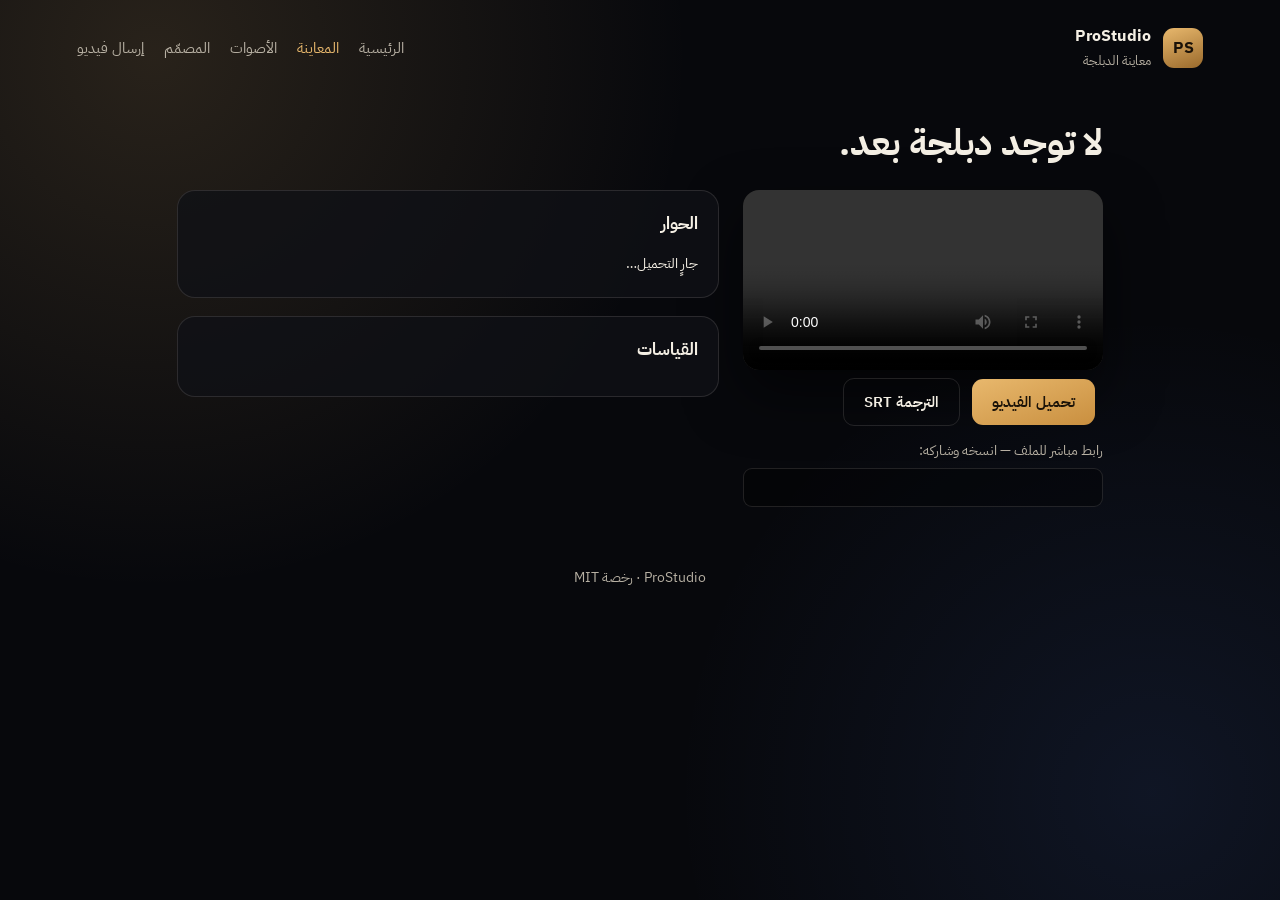
<file: docs/preview.html>
<!DOCTYPE html>
<html lang="ar" dir="rtl">
<head>
<meta charset="utf-8" />
<meta name="viewport" content="width=device-width, initial-scale=1" />
<title>معاينة الدبلجة — ProStudio</title>
<link rel="preconnect" href="https://fonts.googleapis.com" />
<link rel="preconnect" href="https://fonts.gstatic.com" crossorigin />
<link href="https://fonts.googleapis.com/css2?family=IBM+Plex+Sans+Arabic:wght@300;400;600;700&display=swap" rel="stylesheet" />
<style>
  :root{--bg:#07080c;--ink:#f4efe4;--muted:#b7b0a3;--line:rgba(244,239,228,.12);
        --card:rgba(16,17,23,.78);--gold:#e8b86d;--ok:#7dcea0;--bad:#e88d8d}
  *{box-sizing:border-box}
  body{margin:0;min-height:100vh;background:var(--bg);color:var(--ink);
       font-family:"IBM Plex Sans Arabic",system-ui,sans-serif;
       background-image:radial-gradient(circle at 12% 6%,rgba(232,184,109,.15),transparent 38%),
                        radial-gradient(circle at 90% 88%,rgba(90,140,255,.10),transparent 34%)}
  header{padding:24px 6vw 0;display:flex;align-items:center;justify-content:space-between;gap:12px;flex-wrap:wrap}
  .brand{display:flex;align-items:center;gap:12px}
  .mark{width:40px;height:40px;border-radius:11px;display:grid;place-items:center;
        background:linear-gradient(160deg,var(--gold),#9a6a2c);color:#1a1208;font-weight:700}
  .brand strong{display:block}.brand small{color:var(--muted)}
  nav a{color:var(--muted);text-decoration:none;font-size:14.5px;margin-inline-start:16px}
  nav a:hover,nav a.on{color:var(--gold)}
  main{max-width:1080px;margin:0 auto;padding:22px 6vw 60px}
  h1{font-size:clamp(24px,4vw,36px);margin:14px 0 6px}
  .lede{color:var(--muted);margin:0 0 20px;font-size:16.5px}

  .picker{display:flex;gap:10px;flex-wrap:wrap;margin:0 0 22px}
  .pick{background:var(--card);border:1px solid var(--line);color:var(--ink);
        border-radius:12px;padding:10px 16px;font:inherit;font-size:14.5px;cursor:pointer;
        display:flex;align-items:center;gap:9px;transition:.16s}
  .pick:hover{border-color:var(--gold)}
  .pick.on{border-color:var(--gold);background:rgba(232,184,109,.12);color:var(--gold);font-weight:600}
  .pick span{color:var(--muted);font-size:12.5px;font-weight:400}
  .pick.on span{color:var(--gold);opacity:.75}

  .grid{display:grid;grid-template-columns:minmax(0,360px) minmax(0,1fr);gap:24px;align-items:start}
  @media(max-width:840px){.grid{grid-template-columns:1fr}}
  video{width:100%;border-radius:16px;background:#000;display:block;
        box-shadow:0 24px 56px rgba(0,0,0,.55)}
  .panel{background:var(--card);border:1px solid var(--line);border-radius:18px;padding:20px}
  .panel h2{margin:0 0 14px;font-size:17px}
  table{width:100%;border-collapse:collapse;font-size:14.5px}
  td{padding:9px 0;border-bottom:1px solid var(--line);vertical-align:top}
  td:first-child{color:var(--muted);white-space:nowrap;padding-inline-end:14px}
  .ok{color:var(--ok);font-weight:600}
  .bad{color:var(--bad);font-weight:600}
  .btn{display:inline-block;margin:8px 8px 0 0;padding:12px 20px;border-radius:11px;
       text-decoration:none;font-weight:600;font-size:14.5px}
  .primary{background:linear-gradient(160deg,var(--gold),#c98f3f);color:#1a1208}
  .ghost{border:1px solid var(--line);color:var(--ink)}
  .cues{max-height:330px;overflow:auto;font-size:14px;line-height:1.95}
  .cue{display:flex;gap:12px;padding:5px 0;border-bottom:1px solid rgba(244,239,228,.06);cursor:pointer}
  .cue:hover{color:var(--gold)}
  .cue time{color:var(--muted);font-variant-numeric:tabular-nums;flex:0 0 46px}
  .cue.on{color:var(--gold);font-weight:600}
  .tag{display:inline-block;font-size:12px;padding:3px 9px;border-radius:999px;
       border:1px solid var(--line);color:var(--muted);margin-inline-end:6px}
  .link{margin:14px 0 0;font-size:13.5px;color:var(--muted);word-break:break-all}
  .link input{width:100%;margin-top:7px;background:rgba(0,0,0,.35);color:var(--ink);
              border:1px solid var(--line);border-radius:9px;padding:9px 11px;
              font:inherit;font-size:13px;direction:ltr;text-align:left}
  footer{color:var(--muted);font-size:13.5px;text-align:center;padding:0 6vw 40px}
  a{color:var(--gold)}
</style>
</head>
<body>

<header>
  <div class="brand">
    <span class="mark">PS</span>
    <div><strong>ProStudio</strong><small>معاينة الدبلجة</small></div>
  </div>
  <nav>
    <a href="index.html">الرئيسية</a>
    <a href="preview.html" class="on">المعاينة</a>
    <a href="voices.html">الأصوات</a>
    <a href="studio.html">المصمّم</a>
    <a href="send.html">إرسال فيديو</a>
  </nav>
</header>

<main>
  <div class="picker" id="picker"></div>

  <h1 id="title">…</h1>
  <p class="lede" id="lede"></p>

  <div class="grid">
    <div>
      <video id="player" controls playsinline preload="metadata"></video>
      <a class="btn primary" id="dl" download>تحميل الفيديو</a>
      <a class="btn ghost" id="dlsrt" download>الترجمة SRT</a>
      <p class="link">رابط مباشر للملف — انسخه وشاركه:
        <input id="direct" readonly onclick="this.select()" />
      </p>
    </div>

    <div style="display:grid;gap:18px">
      <section class="panel">
        <h2>الحوار</h2>
        <div class="cues" id="cues">جارٍ التحميل…</div>
      </section>

      <section class="panel">
        <h2>القياسات</h2>
        <table id="metrics"></table>
      </section>
    </div>
  </div>
</main>

<footer>ProStudio · رخصة MIT</footer>

<script>
// The page reads projects.json, which the publish step regenerates from the
// rendered files themselves. Adding a dub therefore needs no HTML edit, and no
// number here can drift away from the file sitting beside it.
const player = document.getElementById('player');
const box = document.getElementById('cues');
const here = location.href.replace(/[^/]*$/, '');

const mmss = t => new Date(t * 1000).toISOString().substr(14, 5);
const parseTime = t => {
  const p = t.split(':');
  return (+p[0]) * 3600 + (+p[1]) * 60 + parseFloat(p[2]);
};

function metricRows(m, cast) {
  const rows = [];
  rows.push(['الجُمل', `<span class="ok">${m.cues} / ${m.cues}</span>`]);
  rows.push(['المدة', `${m.duration} ثانية`]);
  if (m.rate) rows.push(['سرعة الكلام', `${m.rate} حرف/ثانية <span style="color:var(--muted)">(الطبيعي 11–15)</span>`]);
  rows.push(['تداخل الجُمل', m.overlaps
    ? `<span class="bad">${m.overlaps}</span>`
    : `<span class="ok">صفر</span>${m.min_gap != null ? ` — أقصر فجوة ${m.min_gap} ث` : ''}`]);
  if (m.peak_dbfs != null) rows.push(['الذروة',
    `${m.peak_dbfs} dBFS ${m.clipped ? '<span class="bad">فيه قصّ</span>' : '<span class="ok">بلا قصّ</span>'}`]);
  const names = Object.entries(cast || {}).map(([k, v]) => v).filter(Boolean);
  if (names.length) rows.push(['الأصوات', names.join(' · ')]);
  return rows.map(([k, v]) => `<tr><td>${k}</td><td>${v}</td></tr>`).join('');
}

function loadCues(vtt) {
  box.textContent = 'جارٍ التحميل…';
  if (!vtt) { box.textContent = 'لا توجد ترجمة.'; return; }
  fetch(vtt)
    .then(r => r.ok ? r.text() : Promise.reject(r.status))
    .then(text => {
      const cues = [];
      for (const block of text.replace(/\r/g, '').split('\n\n')) {
        const lines = block.split('\n').filter(Boolean);
        const at = lines.findIndex(l => l.includes('-->'));
        if (at === -1) continue;
        const [from] = lines[at].split('-->').map(s => s.trim());
        const body = lines.slice(at + 1).join(' ').trim();
        if (body) cues.push({ t: parseTime(from), text: body });
      }
      if (!cues.length) { box.textContent = 'لا توجد ترجمة.'; return; }

      box.innerHTML = '';
      cues.forEach(c => {
        const row = document.createElement('div');
        row.className = 'cue';
        row.innerHTML = `<time>${mmss(c.t)}</time><span></span>`;
        row.lastChild.textContent = c.text;
        row.onclick = () => { player.currentTime = c.t; player.play(); };
        box.appendChild(row);
        c.el = row;
      });

      let active = -1;
      player.ontimeupdate = () => {
        const i = cues.findIndex((c, n) =>
          player.currentTime >= c.t && (n + 1 === cues.length || player.currentTime < cues[n + 1].t));
        if (i !== active) {
          if (cues[active]) cues[active].el.classList.remove('on');
          if (cues[i]) {
            cues[i].el.classList.add('on');
            cues[i].el.scrollIntoView({ block: 'nearest', behavior: 'smooth' });
          }
          active = i;
        }
      };
    })
    .catch(() => { box.textContent = 'تعذّر تحميل الترجمة.'; });
}

function show(p) {
  document.getElementById('title').textContent = p.title;
  const mb = (p.size / 1048576).toFixed(1);
  document.getElementById('lede').innerHTML =
    `<span class="tag">${p.metrics.cues} جملة</span>` +
    `<span class="tag">${p.dialect === 'egy' ? 'عامية مصرية' : 'فصحى'}</span>` +
    `<span class="tag">${Math.round(p.metrics.duration)} ثانية</span>` +
    `<span class="tag">${mb} م.ب</span>` +
    'شاهد قبل التحميل — اضغط أي سطر للانتقال إليه.';

  player.pause();
  player.innerHTML = '';
  player.src = p.video;
  if (p.vtt) {
    const tr = document.createElement('track');
    tr.kind = 'subtitles'; tr.srclang = 'ar'; tr.label = 'العربية';
    tr.default = true; tr.src = p.vtt;
    player.appendChild(tr);
  }
  player.load();

  document.getElementById('dl').href = p.video;
  const s = document.getElementById('dlsrt');
  if (p.srt) { s.href = p.srt; s.style.display = ''; } else { s.style.display = 'none'; }
  document.getElementById('direct').value = here + p.video;
  document.getElementById('metrics').innerHTML = metricRows(p.metrics, p.cast);

  history.replaceState(null, '', '?p=' + encodeURIComponent(p.slug));
  loadCues(p.vtt);
}

fetch('projects.json')
  .then(r => r.json())
  .then(({ projects }) => {
    if (!projects.length) { document.getElementById('title').textContent = 'لا توجد دبلجة بعد.'; return; }
    const picker = document.getElementById('picker');
    projects.forEach(p => {
      const b = document.createElement('button');
      b.className = 'pick';
      b.innerHTML = `<b></b><span>${p.metrics.cues} جملة · ${Math.round(p.metrics.duration)} ث</span>`;
      b.firstChild.textContent = p.title;
      b.onclick = () => {
        picker.querySelectorAll('.pick').forEach(x => x.classList.remove('on'));
        b.classList.add('on');
        show(p);
      };
      picker.appendChild(b);
      p.btn = b;
    });
    const want = new URLSearchParams(location.search).get('p');
    const chosen = projects.find(p => p.slug === want) || projects[0];
    chosen.btn.click();
  })
  .catch(() => { document.getElementById('title').textContent = 'تعذّر تحميل قائمة المشاريع.'; });
</script>

</body>
</html>
</file>
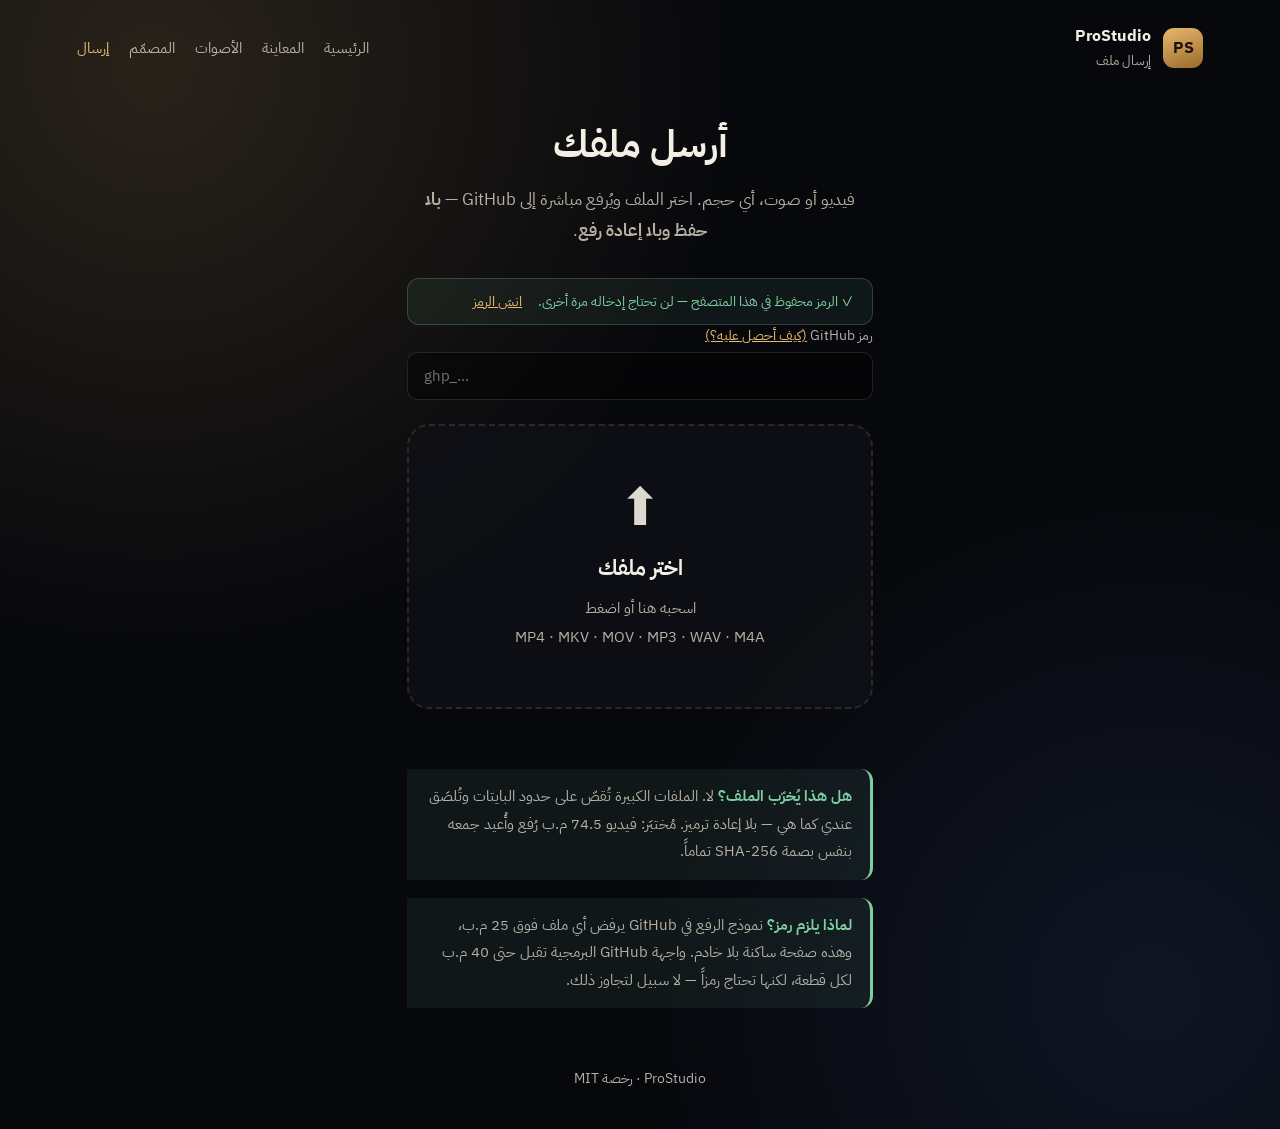
<file: docs/send.html>
<!DOCTYPE html>
<html lang="ar" dir="rtl">
<head>
<meta charset="utf-8" />
<meta name="viewport" content="width=device-width, initial-scale=1" />
<title>إرسال ملف — ProStudio</title>
<link rel="preconnect" href="https://fonts.googleapis.com" />
<link rel="preconnect" href="https://fonts.gstatic.com" crossorigin />
<link href="https://fonts.googleapis.com/css2?family=IBM+Plex+Sans+Arabic:wght@300;400;600;700&display=swap" rel="stylesheet" />
<style>
  :root{--bg:#07080c;--ink:#f4efe4;--muted:#b7b0a3;--line:rgba(244,239,228,.12);
        --card:rgba(16,17,23,.78);--gold:#e8b86d;--ok:#7dcea0}
  *{box-sizing:border-box}
  body{margin:0;min-height:100vh;background:var(--bg);color:var(--ink);
       font-family:"IBM Plex Sans Arabic",system-ui,sans-serif;
       background-image:radial-gradient(circle at 12% 6%,rgba(232,184,109,.15),transparent 38%),
                        radial-gradient(circle at 90% 88%,rgba(90,140,255,.10),transparent 34%)}
  header{padding:24px 6vw 0;display:flex;align-items:center;justify-content:space-between;gap:12px;flex-wrap:wrap}
  .brand{display:flex;align-items:center;gap:12px}
  .mark{width:40px;height:40px;border-radius:11px;display:grid;place-items:center;
        background:linear-gradient(160deg,var(--gold),#9a6a2c);color:#1a1208;font-weight:700}
  .brand strong{display:block}.brand small{color:var(--muted)}
  nav a{color:var(--muted);text-decoration:none;font-size:14.5px;margin-inline-start:16px}
  nav a:hover,nav a.on{color:var(--gold)}
  main{max-width:620px;margin:0 auto;padding:44px 6vw 60px;text-align:center}
  h1{font-size:clamp(26px,4.6vw,38px);margin:0 0 12px}
  .lede{color:var(--muted);margin:0 0 32px;font-size:16.5px;line-height:1.85}

  .big{display:block;border:2px dashed var(--line);border-radius:22px;
       padding:70px 30px;background:var(--card);text-decoration:none;color:var(--ink);
       transition:.18s}
  .big:hover{border-color:var(--gold);background:rgba(232,184,109,.08);transform:translateY(-2px)}
  .icon{font-size:52px;line-height:1;margin-bottom:18px;opacity:.9}
  .big strong{display:block;font-size:21px;margin-bottom:10px}
  .big em{color:var(--muted);font-style:normal;font-size:15px;line-height:1.9;display:block}

  .steps{margin:30px 0 0;text-align:start;background:var(--card);
         border:1px solid var(--line);border-radius:16px;padding:22px 24px}
  .steps h2{font-size:16px;margin:0 0 14px}
  .steps ol{margin:0;padding-inline-start:22px;line-height:2.15;color:var(--muted);font-size:15px}
  .steps b{color:var(--ink)}

  .note{border-inline-start:3px solid var(--ok);padding:14px 18px;margin-top:18px;
        background:rgba(125,206,160,.08);border-radius:0 12px 12px 0;font-size:14.5px;
        color:var(--muted);line-height:1.9;text-align:start}
  .note b{color:var(--ok)}
  footer{color:var(--muted);font-size:13.5px;text-align:center;padding:0 6vw 40px}
  .drop{display:block;border:2px dashed var(--line);border-radius:22px;
       padding:56px 30px;background:var(--card);cursor:pointer;transition:.18s;text-align:center}
  .drop:hover,.drop.over{border-color:var(--gold);background:rgba(232,184,109,.08);transform:translateY(-2px)}
  .drop strong{display:block;font-size:21px;margin-bottom:10px}
  .drop em{color:var(--muted);font-style:normal;font-size:15px;line-height:1.9;display:block}
  .status{margin:18px 0 0;font-size:15px;line-height:1.9;color:var(--muted);min-height:24px}
  .status.ok{color:var(--ink)}
  .status.err{color:#e88d8d}
  .dl{display:inline-block;margin-top:12px;padding:12px 22px;border-radius:11px;
      background:linear-gradient(160deg,var(--gold),#c98f3f);color:#1a1208;
      text-decoration:none;font-weight:600;font-size:15px;border:none;
      font-family:inherit;cursor:pointer}
  .alt{display:inline-block;margin-top:12px;padding:12px 22px;border-radius:11px;
       background:transparent;color:var(--ink);border:1px solid var(--line);
       font-family:inherit;font-weight:600;font-size:15px;cursor:pointer}
  .alt:hover{border-color:var(--gold);color:var(--gold)}
  .choices{display:flex;gap:10px;flex-wrap:wrap}
  .warn{color:#e8c97d}
  .cmd{display:block;background:rgba(0,0,0,.45);border:1px solid var(--line);
       border-radius:9px;padding:12px 14px;margin:10px 0;font-size:12.5px;
       direction:ltr;text-align:left;line-height:1.8;color:var(--gold);
       white-space:pre-wrap;word-break:break-all}
  /* ── Token field ── */
  .tok{margin:0 0 24px;text-align:start}
  .tok .saved{display:flex;align-items:center;gap:10px;font-size:14px;color:var(--ok);
              background:rgba(125,206,160,.08);border:1px solid rgba(125,206,160,.25);
              border-radius:12px;padding:12px 18px}
  .tok .saved .linkbtn{background:none;border:none;color:var(--gold);cursor:pointer;
                       font:inherit;text-decoration:underline;padding:0;margin-inline-start:6px}
  .tok .fld{display:flex;flex-direction:column;gap:6px}
  .tok .fld span{font-size:14px;color:var(--muted)}
  .tok .fld span a{color:var(--gold)}
  .tok .fld input{background:rgba(0,0,0,.4);border:1px solid var(--line);border-radius:10px;
                  padding:12px 16px;color:var(--ink);font:inherit;font-size:15px;
                  direction:ltr;text-align:start;outline:none;transition:.18s}
  .tok .fld input:focus{border-color:var(--gold);box-shadow:0 0 0 3px rgba(232,184,109,.15)}
  .tok .help{text-align:start;background:var(--card);border:1px solid var(--line);
             border-radius:14px;padding:18px 22px;margin-top:10px;font-size:14.5px;
             color:var(--muted);line-height:2}
  .tok .help ol{margin:0;padding-inline-start:20px}
  .tok .help a{color:var(--gold)}
  .tok .help code{background:rgba(232,184,109,.12);padding:2px 6px;border-radius:5px;
                  font-size:13px}
  /* ── Progress bar ── */
  .bar{height:6px;border-radius:3px;background:rgba(244,239,228,.1);margin:16px 0 0;overflow:hidden}
  .bar #fill{height:100%;width:0;border-radius:3px;
             background:linear-gradient(90deg,var(--gold),#c98f3f);
             transition:width .3s ease}
</style>
</head>
<body>

<header>
  <div class="brand">
    <span class="mark">PS</span>
    <div><strong>ProStudio</strong><small>إرسال ملف</small></div>
  </div>
  <nav>
    <a href="index.html">الرئيسية</a>
    <a href="preview.html">المعاينة</a>
    <a href="voices.html">الأصوات</a>
    <a href="studio.html">المصمّم</a>
    <a href="send.html" class="on">إرسال</a>
  </nav>
</header>

<main>
  <h1>أرسل ملفك</h1>
  <p class="lede">
    فيديو أو صوت، أي حجم. اختر الملف ويُرفع مباشرة إلى GitHub —
    <b>بلا حفظ وبلا إعادة رفع</b>.
  </p>

  <div class="tok" id="tokBox">
    <div id="tokSaved" class="saved" hidden>
      <span>✓ الرمز محفوظ في هذا المتصفح — لن تحتاج إدخاله مرة أخرى.</span>
      <button type="button" id="tokForget" class="linkbtn">انسَ الرمز</button>
    </div>
    <label class="fld" id="tokField">
      <span>رمز GitHub <a href="#" id="tokHelp">(كيف أحصل عليه؟)</a></span>
      <input type="password" id="token" placeholder="ghp_..." autocomplete="off" />
    </label>
    <div id="tokHelpBody" class="help" hidden>
      <ol>
        <li>افتح <a id="tokLink" target="_blank" rel="noopener">صفحة إنشاء الرمز</a></li>
        <li>في <b>Select scopes</b> ضع علامة على <code>public_repo</code> وحدها</li>
        <li>انزل لأسفل واضغط <b>Generate token</b></li>
        <li>انسخ السلسلة التي تبدأ بـ <code>ghp_</code> والصقها هنا</li>
      </ol>
      <p><b>يُحفظ في متصفحك وحده</b> — لا خادم لي يستقبله، ولا يُرسَل إلا إلى
         GitHub نفسه. اضغط «انسَ الرمز» لمسحه، أو احذفه من إعدادات GitHub.</p>
    </div>
  </div>

  <div class="drop" id="drop">
    <div class="icon">⬆</div>
    <strong>اختر ملفك</strong>
    <em>
      اسحبه هنا أو اضغط<br>
      MP4 · MKV · MOV · MP3 · WAV · M4A
    </em>
    <input type="file" id="file" accept="audio/*,video/*" hidden />
  </div>

  <div class="bar" id="bar" hidden><div id="fill"></div></div>
  <div id="status" class="status"></div>

  <div class="note">
    <b>هل هذا يُخرّب الملف؟</b> لا. الملفات الكبيرة تُقصّ على حدود البايتات
    وتُلصَق عندي كما هي — بلا إعادة ترميز. مُختبَر: فيديو 74.5 م.ب رُفع
    وأُعيد جمعه بنفس بصمة SHA‑256 تماماً.
  </div>

  <div class="note">
    <b>لماذا يلزم رمز؟</b> نموذج الرفع في GitHub يرفض أي ملف فوق 25 م.ب،
    وهذه صفحة ساكنة بلا خادم. واجهة GitHub البرمجية تقبل حتى 40 م.ب لكل قطعة،
    لكنها تحتاج رمزاً — لا سبيل لتجاوز ذلك.
  </div>
</main>

<footer>ProStudio · رخصة MIT</footer>

<script type="module">
// Everything runs in the browser: these pages are static, so the file is
// committed straight to the repository through GitHub's own API.
import {
  commitFile, checkToken, partCount, formatMB, TOKEN_URL,
  loadToken, saveToken, forgetToken,
} from './github-upload.js';

const $ = id => document.getElementById(id);
const drop = $('drop'), input = $('file'), status = $('status');
const bar = $('bar'), fill = $('fill'), token = $('token');

$('tokLink').href = TOKEN_URL;
$('tokHelp').onclick = e => {
  e.preventDefault();
  $('tokHelpBody').hidden = !$('tokHelpBody').hidden;
};

const say = (html, kind) => {
  status.className = 'status ' + (kind || '');
  status.innerHTML = html;
};
const progress = pct => {
  bar.hidden = pct == null;
  if (pct != null) fill.style.width = `${pct}%`;
};

// A remembered token collapses the field out of the way; the page should not
// keep asking for something it already has.
function showTokenState() {
  const saved = !!loadToken();
  $('tokSaved').hidden = !saved;
  $('tokField').hidden = saved;
  if (saved) $('tokHelpBody').hidden = true;
}
$('tokForget').onclick = () => {
  forgetToken();
  token.value = '';
  showTokenState();
  say('نُسي الرمز من هذا المتصفح.', 'ok');
};
showTokenState();

let busy = false;

async function handle(file) {
  if (!file || busy) return;
  const key = (token.value.trim() || loadToken()).trim();
  if (!key) {
    say('الصق رمز GitHub أولاً — اضغط «كيف أحصل عليه؟» بالأعلى.', 'err');
    $('tokField').hidden = false;
    token.focus();
    return;
  }

  busy = true;
  progress(null);
  const parts = partCount(file.size);
  say(`يتحقق من الرمز…`);

  try {
    // Verify before uploading: failing after several minutes of transfer is
    // far worse than failing in one second. Only remember a token that has
    // just proved it works, so a typo is never stored.
    await checkToken(key);
    if (saveToken(key)) { token.value = ''; showTokenState(); }

    const t0 = Date.now();
    say(`يرفع <b>${file.name}</b> — ${formatMB(file.size)} م.ب` +
        (parts > 1 ? ` في ${parts} قطع…` : '…'));

    const r = await commitFile(file, key, p => {
      progress(p.percent);
      if (p.phase === 'commit') { say('يثبّت الملف في المستودع…'); return; }
      const secs = (Date.now() - t0) / 1000;
      const done = (p.part - 1) / p.parts;
      const left = done > 0.02 ? Math.round(secs / done - secs) : 0;
      say(`يرفع… <b>${p.percent}%</b> — القطعة ${p.part} من ${p.parts}` +
          (left > 3 ? ` · بقي ${left} ثانية تقريباً` : ''));
    });

    progress(100);
    say(`<b>وصل الملف كاملاً</b> — ${formatMB(r.size)} م.ب` +
        (r.parts > 1 ? ` في ${r.parts} قطع` : '') +
        `.<br><a href="${r.url}" target="_blank" rel="noopener">شاهد الالتزام على GitHub ↗</a>` +
        '<br>قل لي أن أبدأ الدبلجة.', 'ok');
  } catch (err) {
    progress(null);
    // A rejected token is worth clearing: leaving a dead one saved would make
    // every later upload fail with no obvious cause.
    if (/الرمز غير صالح|صلاحية/.test(err.message)) {
      forgetToken();
      showTokenState();
      $('tokField').hidden = false;
    }
    say('تعذّر الرفع: ' + err.message, 'err');
  } finally {
    busy = false;
  }
}

drop.onclick = () => input.click();
drop.ondragover = e => { e.preventDefault(); drop.classList.add('over'); };
drop.ondragleave = () => drop.classList.remove('over');
drop.ondrop = e => {
  e.preventDefault();
  drop.classList.remove('over');
  handle(e.dataTransfer.files[0]);
};
input.onchange = () => handle(input.files[0]);
</script>

</body>
</html>
</file>
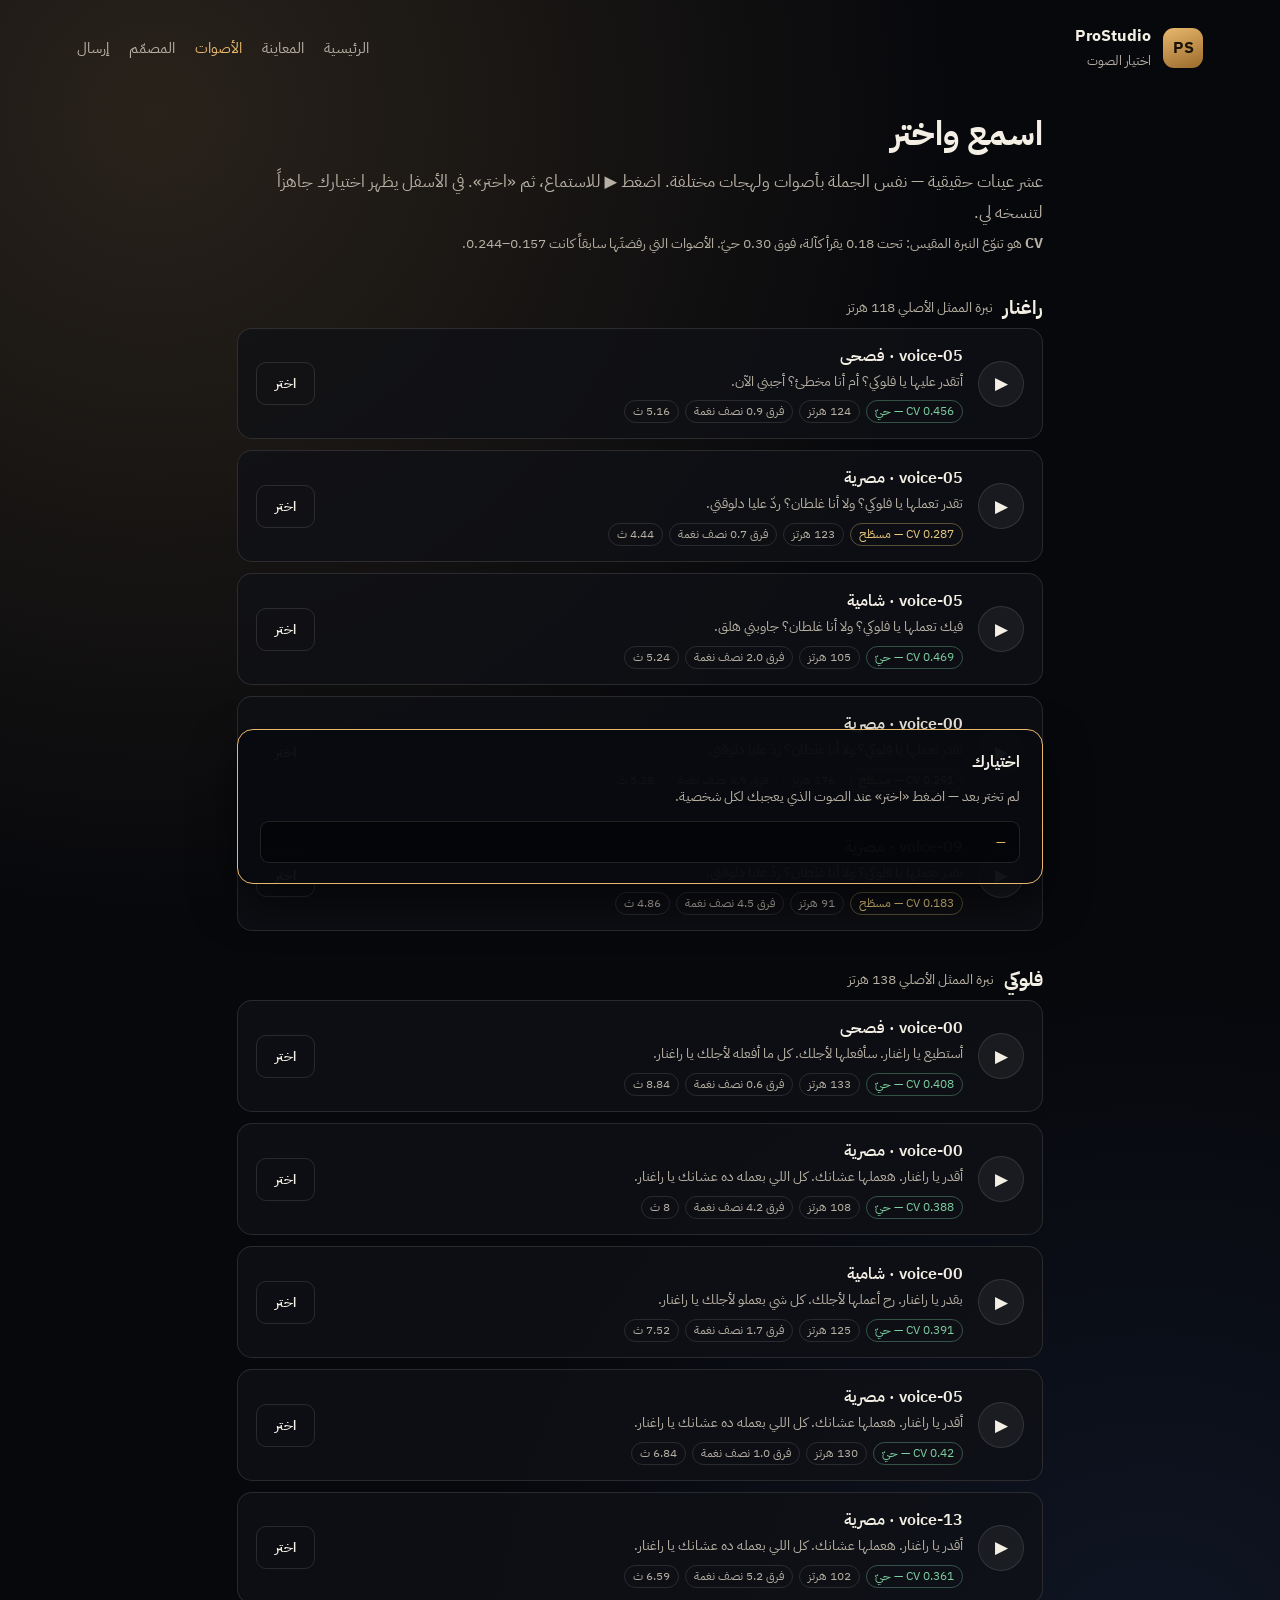
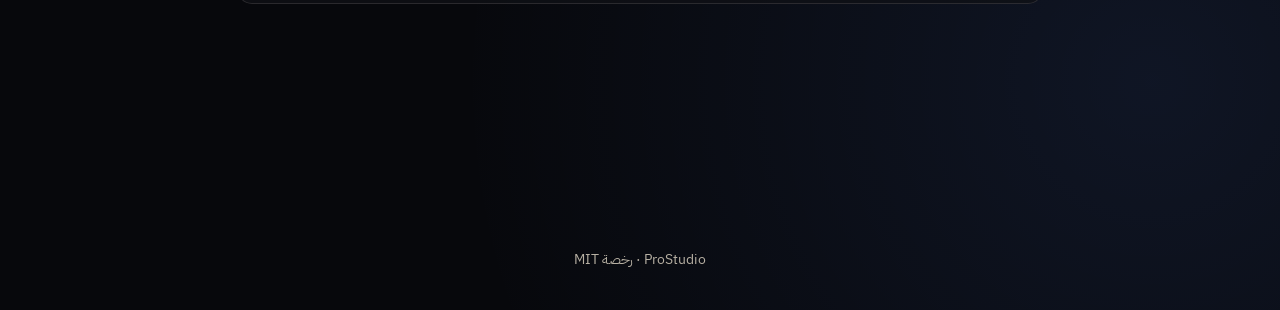
<file: docs/voices.html>
<!DOCTYPE html>
<html lang="ar" dir="rtl">
<head>
<meta charset="utf-8" />
<meta name="viewport" content="width=device-width, initial-scale=1" />
<title>اختر الصوت — ProStudio</title>
<link rel="preconnect" href="https://fonts.googleapis.com" />
<link rel="preconnect" href="https://fonts.gstatic.com" crossorigin />
<link href="https://fonts.googleapis.com/css2?family=IBM+Plex+Sans+Arabic:wght@300;400;600;700&display=swap" rel="stylesheet" />
<style>
  :root{--bg:#07080c;--ink:#f4efe4;--muted:#b7b0a3;--line:rgba(244,239,228,.12);
        --card:rgba(16,17,23,.78);--gold:#e8b86d;--ok:#7dcea0;--warn:#e8c97d}
  *{box-sizing:border-box}
  body{margin:0;min-height:100vh;background:var(--bg);color:var(--ink);
       font-family:"IBM Plex Sans Arabic",system-ui,sans-serif;
       background-image:radial-gradient(circle at 12% 6%,rgba(232,184,109,.15),transparent 38%),
                        radial-gradient(circle at 90% 88%,rgba(90,140,255,.10),transparent 34%)}
  header{padding:24px 6vw 0;display:flex;align-items:center;justify-content:space-between;gap:12px;flex-wrap:wrap}
  .brand{display:flex;align-items:center;gap:12px}
  .mark{width:40px;height:40px;border-radius:11px;display:grid;place-items:center;
        background:linear-gradient(160deg,var(--gold),#9a6a2c);color:#1a1208;font-weight:700}
  .brand strong{display:block}.brand small{color:var(--muted)}
  nav a{color:var(--muted);text-decoration:none;font-size:14.5px;margin-inline-start:16px}
  nav a:hover,nav a.on{color:var(--gold)}
  main{max-width:960px;margin:0 auto;padding:22px 6vw 60px}
  h1{font-size:clamp(24px,4vw,34px);margin:14px 0 8px}
  .lede{color:var(--muted);margin:0 0 26px;font-size:16.5px;line-height:1.85}
  h2.role{font-size:19px;margin:34px 0 6px;display:flex;align-items:center;gap:10px}
  h2.role small{color:var(--muted);font-weight:400;font-size:14px}

  .row{background:var(--card);border:1px solid var(--line);border-radius:15px;
       padding:15px 18px;margin-bottom:11px;display:grid;
       grid-template-columns:auto 1fr auto;gap:15px;align-items:center;transition:.16s}
  .row:hover{border-color:rgba(232,184,109,.45)}
  .row.on{border-color:var(--gold);background:rgba(232,184,109,.10)}
  .play{width:46px;height:46px;border-radius:50%;border:1px solid var(--line);
        background:rgba(255,255,255,.05);color:var(--ink);font-size:17px;cursor:pointer;
        display:grid;place-items:center;flex:0 0 auto;transition:.16s}
  .play:hover{background:var(--gold);color:#1a1208;border-color:var(--gold)}
  .info{min-width:0}
  .name{font-weight:600;font-size:15.5px;margin-bottom:4px}
  .say{color:var(--muted);font-size:13.5px;line-height:1.7;
       overflow:hidden;text-overflow:ellipsis;white-space:nowrap}
  .facts{display:flex;gap:6px;flex-wrap:wrap;margin-top:7px}
  .tag{font-size:11.5px;padding:2px 8px;border-radius:999px;border:1px solid var(--line);color:var(--muted)}
  .tag.ok{color:var(--ok);border-color:rgba(125,206,160,.35)}
  .tag.warn{color:var(--warn);border-color:rgba(232,201,125,.35)}
  .pick{padding:10px 18px;border-radius:10px;border:1px solid var(--line);
        background:transparent;color:var(--ink);font:inherit;font-size:14px;
        font-weight:600;cursor:pointer;white-space:nowrap;transition:.16s}
  .pick:hover{border-color:var(--gold);color:var(--gold)}
  .row.on .pick{background:linear-gradient(160deg,var(--gold),#c98f3f);color:#1a1208;border-color:transparent}

  .out{position:sticky;bottom:16px;margin-top:30px;background:rgba(10,11,16,.96);
       border:1px solid var(--gold);border-radius:16px;padding:20px 22px;
       box-shadow:0 18px 44px rgba(0,0,0,.6)}
  .out h3{margin:0 0 10px;font-size:16px}
  .out p{margin:0 0 12px;color:var(--muted);font-size:14px;line-height:1.8}
  .out code{display:block;background:rgba(0,0,0,.45);border:1px solid var(--line);
            border-radius:9px;padding:12px 14px;font-size:14.5px;color:var(--gold);
            direction:rtl;text-align:right}
  footer{color:var(--muted);font-size:13.5px;text-align:center;padding:0 6vw 40px}
  a{color:var(--gold)}
  @media(max-width:640px){.row{grid-template-columns:auto 1fr;gap:12px}.pick{grid-column:2;justify-self:start}}
</style>
</head>
<body>

<header>
  <div class="brand">
    <span class="mark">PS</span>
    <div><strong>ProStudio</strong><small>اختيار الصوت</small></div>
  </div>
  <nav>
    <a href="index.html">الرئيسية</a>
    <a href="preview.html">المعاينة</a>
    <a href="voices.html" class="on">الأصوات</a>
    <a href="studio.html">المصمّم</a>
    <a href="send.html">إرسال</a>
  </nav>
</header>

<main>
  <h1>اسمع واختر</h1>
  <p class="lede">
    عشر عينات حقيقية — نفس الجملة بأصوات ولهجات مختلفة. اضغط ▶ للاستماع،
    ثم «اختر». في الأسفل يظهر اختيارك جاهزاً لتنسخه لي.
    <br />
    <span style="font-size:14px">
      <b>CV</b> هو تنوّع النبرة المقيس: تحت 0.18 يقرأ كآلة، فوق 0.30 حيّ.
      الأصوات التي رفضتَها سابقاً كانت 0.157–0.244.
    </span>
  </p>

  <div id="lists">جارٍ التحميل…</div>

  <div class="out">
    <h3>اختيارك</h3>
    <p id="hint">لم تختر بعد — اضغط «اختر» عند الصوت الذي يعجبك لكل شخصية.</p>
    <code id="answer">—</code>
  </div>
</main>

<footer>ProStudio · رخصة MIT</footer>

<script>
// One audio element for the whole page: two clips playing at once makes every
// voice sound bad, and a viewer comparing takes will click quickly.
const player = new Audio();
let playingBtn = null;
const chosen = {};

function stop() {
  player.pause();
  if (playingBtn) { playingBtn.textContent = '▶'; playingBtn = null; }
}
player.onended = stop;

function verdict(cv) {
  if (cv >= 0.30) return ['ok', 'حيّ'];
  if (cv >= 0.18) return ['warn', 'مسطّح'];
  return ['', 'آلي'];
}

function render(samples) {
  const box = document.getElementById('lists');
  box.innerHTML = '';
  for (const role of ['راغنار', 'فلوكي']) {
    const mine = samples.filter(s => s.role === role);
    if (!mine.length) continue;
    const h = document.createElement('h2');
    h.className = 'role';
    h.innerHTML = `${role} <small>نبرة الممثل الأصلي ${mine[0].target} هرتز</small>`;
    box.appendChild(h);

    mine.forEach(s => {
      const [cls, word] = verdict(s.cv);
      const off = Math.abs(12 * Math.log2(s.f0 / s.target)).toFixed(1);
      const row = document.createElement('div');
      row.className = 'row';
      row.innerHTML = `
        <button class="play" aria-label="تشغيل">▶</button>
        <div class="info">
          <div class="name">${s.voice} · ${s.dialect}</div>
          <div class="say"></div>
          <div class="facts">
            <span class="tag ${cls}">CV ${s.cv} — ${word}</span>
            <span class="tag">${s.f0} هرتز</span>
            <span class="tag">فرق ${off} نصف نغمة</span>
            <span class="tag">${s.dur} ث</span>
          </div>
        </div>
        <button class="pick">اختر</button>`;
      row.querySelector('.say').textContent = s.text;

      const btn = row.querySelector('.play');
      btn.onclick = () => {
        if (playingBtn === btn) { stop(); return; }
        stop();
        player.src = s.mp3;
        player.play().then(() => { btn.textContent = '⏸'; playingBtn = btn; })
                     .catch(() => { btn.textContent = '⚠'; });
      };

      row.querySelector('.pick').onclick = () => {
        box.querySelectorAll('.row').forEach(r => {
          if (r.dataset.role === role) r.classList.remove('on');
        });
        row.classList.add('on');
        chosen[role] = s;
        update();
      };
      row.dataset.role = role;
      box.appendChild(row);
    });
  }
}

function update() {
  const parts = [];
  for (const role of ['راغنار', 'فلوكي']) {
    if (chosen[role]) parts.push(`${role} = ${chosen[role].voice} ${chosen[role].dialect}`);
  }
  const done = parts.length === 2;
  document.getElementById('hint').textContent = done
    ? 'انسخ السطر التالي وأرسله لي، وسأبني الدبلجة به.'
    : 'اخترت واحداً — اختر للشخصية الأخرى أيضاً.';
  document.getElementById('answer').textContent = parts.length ? parts.join(' ، ') : '—';
}

fetch('samples.json')
  .then(r => r.json())
  .then(d => render(d.samples))
  .catch(() => { document.getElementById('lists').textContent = 'تعذّر تحميل العينات.'; });
</script>

</body>
</html>
</file>
<file: docs/studio.css>
:root{--bg:#f6f7f9;--card:#fff;--ink:#1d2430;--muted:#6a7383;--line:#e3e7ee;--accent:#0f766e;--accent2:#115e59;--danger:#b42318;--warn:#b7791f;--ok:#15803d;--info:#1d4ed8;--radius:14px}
*{box-sizing:border-box}
body{margin:0;background:var(--bg);color:var(--ink);font:15px/1.6 "Segoe UI",Tahoma,"Noto Naskh Arabic",Arial,sans-serif}
a{color:var(--accent)}
code,.mono{font-family:ui-monospace,SFMono-Regular,Menlo,Consolas,monospace;font-size:.92em;direction:ltr;unicode-bidi:embed}
header.top{display:flex;justify-content:space-between;align-items:center;gap:16px;padding:18px 24px;background:#fff;border-bottom:1px solid var(--line);flex-wrap:wrap}
header h1{margin:0;font-size:1.5rem}
header p{margin:2px 0 0;color:var(--muted);font-size:.92rem}
.topstatus{display:flex;align-items:center;gap:8px;flex-wrap:wrap}
.chip{display:inline-block;padding:3px 10px;border-radius:999px;background:#eef2f7;font-size:.85rem;white-space:nowrap}
.chip.ok{background:#dcfce7;color:var(--ok)}.chip.warn{background:#fef3c7;color:var(--warn)}.chip.err{background:#fee2e2;color:var(--danger)}.chip.info{background:#dbeafe;color:var(--info)}.chip.muted{color:var(--muted)}
.tabs{display:flex;gap:6px;padding:10px 24px;background:#fff;border-bottom:1px solid var(--line);flex-wrap:wrap}
.tab{border:0;background:transparent;padding:8px 14px;border-radius:10px;cursor:pointer;font:inherit;color:var(--muted);text-decoration:none}
.tab.active{background:var(--accent);color:#fff}.tab.link{margin-inline-start:auto;color:var(--accent)}
.count{display:inline-block;min-width:22px;padding:0 6px;border-radius:999px;background:rgba(0,0,0,.08);font-size:.8rem;text-align:center;margin-inline-start:4px}
.tab.active .count{background:rgba(255,255,255,.25)}
main{padding:20px 24px;max-width:1400px;margin:0 auto}
.panel{display:none}.panel.active{display:block}
.uploader{display:grid;grid-template-columns:1.2fr 1fr;gap:16px;margin-bottom:16px}
.drop{border:2px dashed #b8c2d0;border-radius:var(--radius);padding:26px;text-align:center;background:#fff;cursor:pointer;display:flex;flex-direction:column;gap:8px;align-items:center;justify-content:center}
.drop.over{border-color:var(--accent);background:#f0fdfa}
.uploadform{background:#fff;border:1px solid var(--line);border-radius:var(--radius);padding:16px;display:flex;flex-direction:column;gap:10px}
.uploadform label{display:flex;flex-direction:column;gap:4px;font-size:.9rem;color:var(--muted)}
input,select{font:inherit;padding:8px 10px;border:1px solid #cbd3df;border-radius:10px;background:#fff;color:var(--ink)}
input:focus,select:focus{outline:2px solid #99f6e4;border-color:var(--accent)}
.toggle{display:flex!important;flex-direction:row!important;align-items:center;gap:8px;color:var(--ink)!important;cursor:pointer}
.btn{font:inherit;padding:8px 14px;border-radius:10px;border:1px solid #cbd3df;background:#fff;color:var(--ink);cursor:pointer;text-decoration:none;display:inline-block;line-height:1.3}
.btn:hover{border-color:#94a3b8}.btn.primary{background:var(--accent);border-color:var(--accent);color:#fff}.btn.primary:hover{background:var(--accent2)}
.btn.danger{color:var(--danger);border-color:#f3c4c0}.btn.danger:hover{background:#fef2f2}.btn.small{padding:4px 10px;font-size:.85rem}
.btn:disabled{opacity:.5;cursor:not-allowed}
.toolbar{display:flex;gap:10px;align-items:center;margin:8px 0 14px;flex-wrap:wrap}
.toolbar input{min-width:260px}
.status{font-size:.9rem;color:var(--muted);min-height:1.2em}
.status.ok{color:var(--ok)}.status.err{color:var(--danger)}.status.info{color:var(--info)}
.grid{display:grid;grid-template-columns:repeat(auto-fill,minmax(320px,1fr));gap:16px}
.card{background:var(--card);border:1px solid var(--line);border-radius:var(--radius);overflow:hidden;display:flex;flex-direction:column}
.card.wide{padding:18px;margin-bottom:16px}
.card h2{margin:0 0 8px;font-size:1.1rem}
.card video{width:100%;aspect-ratio:16/9;background:#000;object-fit:contain}
.card .noplay{aspect-ratio:16/9;background:#0f172a;color:#cbd5e1;display:flex;align-items:center;justify-content:center;text-align:center;padding:12px;font-size:.9rem}
.card .body{padding:12px 14px;display:flex;flex-direction:column;gap:8px;flex:1}
.card h3{margin:0;font-size:1.02rem;word-break:break-word}
.meta{color:var(--muted);font-size:.86rem;display:flex;gap:10px;flex-wrap:wrap}
.chips{display:flex;gap:6px;flex-wrap:wrap}
.buttons{display:flex;gap:6px;flex-wrap:wrap;margin-top:auto}
.progress{height:8px;background:#e5e9f0;border-radius:999px;overflow:hidden}
.progress span{display:block;height:100%;background:var(--accent);transition:width .6s}
.versions{margin:0;padding:0;list-style:none;display:flex;flex-direction:column;gap:6px}
.versions li{display:flex;gap:8px;align-items:center;flex-wrap:wrap;font-size:.88rem;border-top:1px solid var(--line);padding-top:6px}
.runs{display:flex;flex-direction:column;gap:10px}
.run{background:#fff;border:1px solid var(--line);border-radius:var(--radius);padding:12px 14px;display:grid;grid-template-columns:auto 1fr auto;gap:12px;align-items:center}
.run .dot{width:12px;height:12px;border-radius:50%;background:#cbd5e1}
.run.in_progress .dot,.run.queued .dot{background:var(--info);box-shadow:0 0 0 4px #dbeafe;animation:pulse 1.4s infinite}
.run.success .dot{background:var(--ok)}.run.failure .dot{background:var(--danger)}.run.cancelled .dot{background:var(--warn)}
@keyframes pulse{0%{box-shadow:0 0 0 0 #bfdbfe}70%{box-shadow:0 0 0 8px rgba(191,219,254,0)}100%{box-shadow:0 0 0 0 rgba(191,219,254,0)}}
.run .title{font-weight:600}.run .sub{color:var(--muted);font-size:.86rem}
.settings-grid{display:grid;grid-template-columns:repeat(auto-fill,minmax(260px,1fr));gap:10px 16px;margin-bottom:12px}
.settings-grid label{display:flex;flex-direction:column;gap:4px;font-size:.9rem;color:var(--muted)}
.row{display:flex;gap:8px;align-items:center;flex-wrap:wrap}
.row input{flex:1;min-width:240px}
.empty{grid-column:1/-1;padding:30px;text-align:center;color:var(--muted);background:#fff;border:1px dashed var(--line);border-radius:var(--radius)}
.modal{position:fixed;inset:0;background:rgba(15,23,42,.55);display:flex;align-items:center;justify-content:center;padding:20px;z-index:50}
.modal.hidden{display:none}
.modalbox{background:#fff;border-radius:16px;max-width:900px;width:100%;max-height:92vh;overflow:auto;padding:16px 18px}
.modalhead{display:flex;justify-content:space-between;align-items:center;gap:10px;margin-bottom:10px}
.modalhead h3{margin:0}
.modalbox video{width:100%;max-height:70vh;background:#000}
.confirm{display:flex;flex-direction:column;gap:10px}
.confirm input{font-family:ui-monospace,monospace;direction:ltr}
.kv{display:grid;grid-template-columns:auto 1fr;gap:4px 14px;font-size:.9rem}
.kv b{color:var(--muted);font-weight:500}
footer{padding:18px 24px;color:var(--muted);font-size:.85rem;border-top:1px solid var(--line);margin-top:30px;text-align:center}
@media (max-width:820px){.uploader{grid-template-columns:1fr}.run{grid-template-columns:auto 1fr}}

.ytrow{display:flex;flex-direction:column;gap:6px}
.uploadform hr{border:0;border-top:1px solid var(--line);margin:4px 0}
.empty.warn{background:#fffbeb;border-color:#fcd34d;color:#92400e}
.compare{display:grid;grid-template-columns:1fr 1fr;gap:12px}
.compare h4{margin:0 0 6px;font-size:.95rem;color:var(--muted)}
.compare video{width:100%;max-height:40vh;background:#000}
.tablewrap{max-height:45vh;overflow:auto;border:1px solid var(--line);border-radius:10px}
table.segs{width:100%;border-collapse:collapse;font-size:.88rem}
table.segs th,table.segs td{padding:6px 8px;border-bottom:1px solid var(--line);vertical-align:top;text-align:start}
table.segs th{position:sticky;top:0;background:#f8fafc}
.chunkgrid{display:flex;flex-wrap:wrap;gap:3px;margin-top:6px}
.chunkgrid .ck{width:10px;height:10px;border-radius:2px;background:#e2e8f0;display:inline-block}
.ck.completed{background:var(--ok)}.ck.processing,.ck.voice_generated,.ck.seed_vc_processing,.ck.seed_vc_generated,.ck.translated,.ck.content_validated,.ck.delivery_fitted,.ck.seed_vc_completed,.ck.content_retry{background:var(--info)}.ck.failed{background:var(--danger)}.ck.non_speech{background:#94a3b8}
@media (max-width:820px){.compare{grid-template-columns:1fr}}

.character-grid{display:grid;grid-template-columns:repeat(auto-fill,minmax(300px,1fr));gap:12px}
.character{border:1px solid var(--line);border-radius:12px;padding:12px;background:#fafbfc;display:flex;flex-direction:column;gap:8px}
.charhead{display:flex;justify-content:space-between;align-items:center}.charhead h4{margin:0;font-family:ui-monospace,monospace}
.character .fields{display:grid;grid-template-columns:1fr 1fr;gap:8px}
.character .fields label{display:flex;flex-direction:column;gap:3px;font-size:.85rem;color:var(--muted)}
.character .fields .wide{grid-column:1/-1}
.character audio{width:100%}
table.stage-table td.stage-success{color:var(--ok);text-align:center}table.stage-table td.stage-failed{color:var(--danger);text-align:center;font-weight:700}table.stage-table td.stage-pending{color:var(--muted);text-align:center}table.stage-table td.stage-skipped{color:#94a3b8;text-align:center}
.compare-audio{margin-top:10px}.compare-audio h4{margin:6px 0}
.audio-slot{border:1px solid var(--line);border-radius:10px;padding:8px;min-width:150px;text-align:center}
.audio-slot audio{width:220px}

/* 2026 unified studio shell ------------------------------------------------ */
:root{--bg:#f3f1eb;--card:#fffdfa;--ink:#17201d;--muted:#68716d;--line:#dcded7;--accent:#176b5b;--accent2:#105347;--danger:#a93025;--warn:#956515;--ok:#16704b;--info:#2e5f92;--paper:#fffdfa;--paper2:#ebe8df;--radius:12px}
body{min-height:100vh;background:var(--bg);font-family:"Segoe UI",Tahoma,"Noto Naskh Arabic",Arial,sans-serif}
header.top{padding:22px clamp(18px,4vw,54px);background:var(--paper);border-bottom:1px solid var(--line)}
.brand{display:flex;align-items:center;gap:14px}.brandmark{width:46px;height:46px;display:grid;place-items:center;background:var(--ink);color:#fff;font:700 14px/1 ui-monospace,monospace;letter-spacing:.08em}.brand h1{font-size:1.65rem;line-height:1.1}.brand p{margin:3px 0 0}.brand .eyebrow{margin:0 0 5px;color:var(--accent)}
.eyebrow{margin:0 0 6px;color:var(--accent);font-size:.74rem;font-weight:700;letter-spacing:.12em;text-transform:uppercase}
.topstatus{justify-content:flex-end}.toggle.compact{font-size:.86rem;color:var(--muted)!important}
.tabs{position:sticky;top:0;z-index:30;gap:2px;padding:0 clamp(18px,4vw,54px);background:rgba(255,253,250,.97);border-bottom:1px solid var(--line);flex-wrap:nowrap;overflow-x:auto;scrollbar-width:thin}
.tab{min-height:50px;padding:11px 16px;border-radius:0;border-bottom:3px solid transparent;white-space:nowrap;font-weight:600}.tab:hover{color:var(--ink);background:#f4f1e9}.tab.active{background:transparent;color:var(--accent);border-bottom-color:var(--accent)}.tab.active .count{background:#dfece8;color:var(--accent)}
main{max-width:1500px;padding:30px clamp(18px,4vw,54px) 50px}.panel.active{animation:panel-in .18s ease-out}@keyframes panel-in{from{opacity:.4;transform:translateY(4px)}to{opacity:1;transform:none}}
.overview-hero{display:grid;grid-template-columns:minmax(0,1.45fr) minmax(220px,.55fr);min-height:300px;background:var(--ink);color:#f7f4ed;border:1px solid var(--ink);margin-bottom:12px}.hero-copy{padding:clamp(28px,5vw,66px)}.hero-copy .eyebrow{color:#8fc9b9}.hero-copy h2{max-width:820px;margin:0;font-size:clamp(2rem,4vw,4rem);font-weight:350;line-height:1.15;letter-spacing:-.035em}.hero-copy>p:not(.eyebrow){max-width:720px;margin:18px 0 0;color:#c5cbc7;font-size:1.02rem}.hero-actions{display:flex;gap:8px;flex-wrap:wrap;margin-top:30px}.btn.inverse{background:transparent;border-color:#5e6965;color:#fff}.btn.inverse:hover{background:#26312d;border-color:#89938f}.hero-figure{border-inline-start:1px solid #3a4641;display:flex;flex-direction:column;justify-content:flex-end;padding:clamp(26px,4vw,50px)}.hero-figure span{font:300 clamp(4.8rem,10vw,9rem)/.8 ui-monospace,SFMono-Regular,Menlo,monospace;letter-spacing:-.08em}.hero-figure small{margin-top:20px;color:#aeb8b4;font-size:.9rem}
.overview-metrics{display:grid;grid-template-columns:repeat(5,1fr);gap:1px;background:var(--line);border:1px solid var(--line);margin-bottom:22px}.metric-card{appearance:none;border:0;background:var(--paper);padding:18px;text-align:start;color:var(--ink);cursor:pointer;min-width:0}.metric-card:hover{background:#f7f5ef}.metric-card span,.metric-card small{display:block;color:var(--muted);font-size:.8rem}.metric-card strong{display:block;margin:4px 0;font:400 2rem/1 ui-monospace,SFMono-Regular,Menlo,monospace}.metric-card.live strong{color:var(--info)}
.overview-grid{display:grid;grid-template-columns:minmax(0,1.15fr) minmax(0,1fr) minmax(240px,.6fr);gap:12px}.surface{background:var(--paper);border:1px solid var(--line);padding:20px}.surface h3{margin:0;font-size:1.05rem}.surface-head{display:flex;align-items:flex-start;justify-content:space-between;gap:12px;padding-bottom:12px;border-bottom:1px solid var(--line)}.overview-list{display:flex;flex-direction:column}.overview-item{display:grid;grid-template-columns:minmax(0,1fr) auto;gap:12px;align-items:center;padding:13px 0;border-bottom:1px solid var(--line)}.overview-item:last-child{border-bottom:0}.overview-item b{display:block;overflow:hidden;text-overflow:ellipsis;white-space:nowrap}.overview-item small{display:block;color:var(--muted);margin-top:2px}.overview-item .mini-progress{height:4px;background:#e4e7e1;margin-top:7px;overflow:hidden}.overview-item .mini-progress span{display:block;height:100%;background:var(--accent)}.overview-item-status{font-size:.78rem;color:var(--muted);white-space:nowrap}.overview-item-status.active{color:var(--info)}.readiness-state{margin:14px 0;padding:12px;border-inline-start:3px solid var(--warn);background:#f6f2e7}.readiness-state.ok{border-color:var(--ok);background:#edf6f1}.stack-actions{display:flex;flex-direction:column;gap:8px;margin-top:18px}.compact-empty{padding:20px;border:0;background:transparent;text-align:start}
.section-head{display:flex;justify-content:space-between;align-items:flex-end;gap:18px;margin-bottom:20px;padding-bottom:16px;border-bottom:1px solid var(--line)}.section-head h2{margin:0;font-size:clamp(1.5rem,3vw,2.25rem);font-weight:450;letter-spacing:-.025em}.section-head p:not(.eyebrow){margin:5px 0 0;color:var(--muted)}
.uploader{gap:12px;margin-bottom:22px}.drop,.uploadform,.card,.run,.empty,.modalbox,.character,.audio-slot{border-radius:var(--radius);box-shadow:none}.drop{min-height:260px;background:var(--paper);border-color:#aeb8b2}.drop:hover{border-color:var(--accent);background:#f8fbf9}.uploadform,.card,.run{background:var(--paper)}
.card{transition:border-color .16s,transform .16s}.card:hover{border-color:#afb7b2;transform:translateY(-1px)}.card .body{padding:15px;gap:10px}.buttons{padding-top:4px}.btn{border-radius:7px}.btn.primary{font-weight:650}.toolbar{padding:10px 0}.toolbar input{flex:1;max-width:480px}
.run{border-radius:8px}.modal{backdrop-filter:blur(3px)}.modalbox{border:1px solid var(--line);border-radius:10px}.modalhead{position:sticky;top:-16px;z-index:2;background:var(--paper);padding:12px 0;border-bottom:1px solid var(--line)}
footer{background:var(--paper);border-top-color:var(--line)}
@media (max-width:1100px){.overview-grid{grid-template-columns:1fr 1fr}.readiness{grid-column:1/-1}.overview-metrics{grid-template-columns:repeat(3,1fr)}}
@media (max-width:820px){header.top{align-items:flex-start}.topstatus{width:100%;justify-content:flex-start}.overview-hero{grid-template-columns:1fr}.hero-figure{border-inline-start:0;border-top:1px solid #3a4641;min-height:180px}.overview-metrics{grid-template-columns:1fr 1fr}.overview-grid{grid-template-columns:1fr}.readiness{grid-column:auto}.section-head{align-items:flex-start;flex-direction:column}.tabs{padding-inline:8px}.tab{padding-inline:13px}.character .fields{grid-template-columns:1fr}.character .fields .wide{grid-column:auto}}
@media (max-width:520px){.brand p:not(.eyebrow),#rateChip,#clockChip{display:none}.hero-copy h2{font-size:2rem}.hero-actions .btn{width:100%;text-align:center}.overview-metrics{grid-template-columns:1fr}.metric-card{display:grid;grid-template-columns:1fr auto;align-items:center}.metric-card strong{grid-row:1/3;grid-column:2}.overview-item{grid-template-columns:1fr}.toolbar input{min-width:100%}.row input{min-width:100%}.buttons .btn,.buttons a.btn{flex:1;text-align:center}.modal{padding:8px}.modalbox{padding:12px}}

/* Project workspace and validated samples -------------------------------- */
.hidden{display:none!important}
.sample-preview{display:grid;grid-template-columns:minmax(220px,1fr) minmax(180px,.8fr);gap:14px;align-items:center;margin-top:12px;padding:14px;border:1px solid var(--line);background:#f8f7f2}
.sample-preview audio{width:100%}.sample-preview strong,.sample-preview span{display:block}.sample-preview span{margin-top:4px}
.local-sample-preview,.saved-sample{display:grid;grid-template-columns:minmax(180px,1fr) auto;gap:8px;align-items:center;padding:9px;border:1px solid var(--line);background:var(--paper)}
.local-sample-preview audio,.saved-sample audio{width:100%}.saved-sample>span:last-child{grid-column:1/-1}
.project-workspace{display:flex;flex-direction:column;gap:16px}.workspace-head{display:flex;justify-content:space-between;align-items:flex-end;gap:18px}.workspace-head h3{margin:0;font-size:1.6rem}.workspace-head .mono{color:var(--muted)}.workspace-progress-value{font:300 3rem/1 ui-monospace,monospace;color:var(--accent)}.workspace-progress{height:10px}
.workspace-metrics{display:grid;grid-template-columns:repeat(6,1fr);gap:1px;background:var(--line);border:1px solid var(--line)}.workspace-metrics>div{background:var(--paper);padding:12px;min-width:0}.workspace-metrics strong{display:block;font:400 1.55rem/1 ui-monospace,monospace}.workspace-metrics span{display:block;margin-top:5px;color:var(--muted);font-size:.78rem}.workspace-metrics .ok strong{color:var(--ok)}.workspace-metrics .err strong{color:var(--danger)}
.workspace-section{border:1px solid var(--line);background:var(--paper);padding:16px}.stage-summary-grid{display:grid;grid-template-columns:repeat(3,1fr);gap:1px;background:var(--line);margin-top:12px;border:1px solid var(--line)}.stage-summary{display:grid;grid-template-columns:1fr auto;gap:4px;padding:10px;background:#fbfaf6}.stage-summary span{font-size:.82rem}.stage-summary b{font-family:ui-monospace,monospace}.stage-summary small{grid-column:1/-1;color:var(--muted);font-size:.75rem}.speaker-strip{display:flex;gap:7px;flex-wrap:wrap;margin-top:14px}.workspace-actions{display:flex;align-items:center;gap:8px;flex-wrap:wrap;padding:14px;border:1px solid var(--line);background:#f7f5ef}.workspace-actions .status{flex:1;min-width:220px}.workspace-errors{border:1px solid #ecc7c2;background:#fff7f6;padding:12px}.workspace-errors summary{cursor:pointer;color:var(--danger);font-weight:600}.workspace-errors li{margin:7px 0;color:#653a35}
table.stage-table tr:has(td.stage-failed){background:#fff7f6}
@media(max-width:820px){.workspace-metrics{grid-template-columns:repeat(3,1fr)}.stage-summary-grid{grid-template-columns:1fr 1fr}.sample-preview{grid-template-columns:1fr}.local-sample-preview,.saved-sample{grid-template-columns:1fr}}
@media(max-width:520px){.workspace-head{align-items:flex-start}.workspace-metrics{grid-template-columns:1fr 1fr}.stage-summary-grid{grid-template-columns:1fr}.workspace-actions .btn{width:100%}}

/* Project-first application shell ----------------------------------------- */
body{background:#f2f1ec;color:#16201c}
header.top{padding:14px 24px;min-height:72px}.brandmark{width:40px;height:40px}.brand h1{font-size:1.35rem}.brand .eyebrow{display:none}
.studio-shell{display:grid;grid-template-columns:220px minmax(0,1fr);min-height:calc(100vh - 72px)}
.studio-shell>.tabs{position:sticky;top:0;align-self:start;height:100vh;display:flex;flex-direction:column;align-items:stretch;gap:3px;padding:22px 12px;background:#16221e;border:0;overflow-y:auto}
.studio-shell>.tabs:before{content:"مساحة العمل";padding:0 12px 12px;color:#82918b;font-size:.68rem;font-weight:700;letter-spacing:.12em}
.studio-shell>.tabs .tab{display:flex;align-items:center;justify-content:space-between;min-height:44px;padding:9px 12px;border:0;border-radius:6px;color:#b9c3bf;text-align:start;font-weight:550}
.studio-shell>.tabs .tab:hover{background:#23312c;color:#fff}.studio-shell>.tabs .tab.active{background:#eef1ec;color:#14211c;border:0}.studio-shell>.tabs .count{background:#2b3b35;color:#d9e1dd}.studio-shell>.tabs .tab.active .count{background:#d8e6e0;color:#155f50}
.studio-shell>main{width:100%;max-width:none;margin:0;padding:30px clamp(20px,3vw,48px) 60px;overflow:hidden}
.desk-head{display:flex;align-items:flex-end;justify-content:space-between;gap:18px;margin-bottom:20px}.desk-head h2{margin:0;font-size:2.4rem;font-weight:420;letter-spacing:-.04em}.desk-head p:not(.eyebrow){margin:4px 0 0;color:var(--muted)}.desk-actions{display:flex;gap:8px;flex-wrap:wrap}
.desk-readout{display:grid;grid-template-columns:1.4fr repeat(5,1fr);gap:1px;border:1px solid var(--line);background:var(--line);margin-bottom:16px}.desk-readout>div,.desk-readout>button{min-height:92px;border:0;background:#fffdfa;padding:14px 16px;text-align:start;color:var(--ink)}.desk-readout>button{cursor:pointer}.desk-readout>button:hover{background:#f8f6f0}.desk-readout b{display:block;font:400 1.8rem/1 ui-monospace,monospace}.desk-readout span,.desk-readout small{display:block;margin-top:8px;color:var(--muted);font-size:.78rem}.desk-total span{font:300 3.25rem/.9 ui-monospace,monospace;color:var(--accent)}
.project-desk{border:1px solid var(--line);background:#fffdfa;padding:18px;margin-bottom:16px}.project-list{display:flex;flex-direction:column;margin-top:8px}.project-row{display:grid;grid-template-columns:minmax(240px,1.35fr) minmax(260px,1fr) minmax(180px,.7fr) auto;gap:18px;align-items:center;padding:14px 4px;border-bottom:1px solid var(--line)}.project-row:last-child{border-bottom:0}.project-main{display:flex;align-items:center;gap:11px;border:0;background:transparent;padding:0;text-align:start;cursor:pointer;color:var(--ink);min-width:0}.project-main b,.project-main small{display:block;overflow:hidden;text-overflow:ellipsis;white-space:nowrap}.project-main small{margin-top:3px;color:var(--muted)}.project-state-dot{width:11px;height:11px;border-radius:50%;background:#a3aaa6;flex:0 0 auto}.project-row.running .project-state-dot{background:var(--info);box-shadow:0 0 0 5px #e0ebf5}.project-row.dubbed .project-state-dot{background:var(--ok)}.project-row.undubbed .project-state-dot{background:var(--warn)}.project-path{display:flex;gap:12px;flex-wrap:wrap;color:var(--muted);font-size:.78rem}.project-progress>span{display:block;height:5px;background:#e3e6e1;overflow:hidden}.project-progress i{display:block;height:100%;background:var(--accent)}.project-progress small{display:block;margin-top:5px;color:var(--muted)}
.desk-lower{display:grid;grid-template-columns:1fr 1fr .65fr;gap:12px}.desk-lower .surface{min-width:0}
.project-page-head{display:flex;align-items:center;gap:18px;margin-bottom:22px;padding-bottom:16px;border-bottom:1px solid var(--line)}.project-page-head h2{margin:0;font-size:1.9rem;font-weight:430}.project-screen{display:flex;flex-direction:column;gap:14px}.project-command{display:flex;justify-content:space-between;align-items:center;gap:20px;padding:20px;background:#fffdfa;border:1px solid var(--line)}.project-command h3{margin:7px 0 0;font-size:1.55rem}.project-command p{margin:4px 0 0;color:var(--muted)}.project-status{display:inline-block;padding:4px 8px;background:#ecebe5;color:#59615d;font-size:.78rem}.project-status.active{background:#e3eef8;color:var(--info)}.project-status.failed{background:#f9e5e3;color:var(--danger)}.project-status.done{background:#e3f1e9;color:var(--ok)}.project-command-actions{display:flex;justify-content:flex-end;gap:7px;flex-wrap:wrap}
.workflow-track{display:grid;grid-template-columns:repeat(6,1fr);gap:1px;background:var(--line);border:1px solid var(--line)}.workflow-step{display:flex;align-items:center;gap:9px;padding:13px;background:#fffdfa;color:#8b928e}.workflow-step i{width:25px;height:25px;display:grid;place-items:center;border:1px solid #c8cdc9;border-radius:50%;font-style:normal;font:600 .72rem ui-monospace,monospace}.workflow-step.done{color:var(--ok)}.workflow-step.done i{background:var(--ok);border-color:var(--ok);color:#fff}.workflow-step.current{color:var(--ink);box-shadow:inset 0 -3px var(--accent)}.workflow-step.current i{border-color:var(--accent);color:var(--accent)}
.next-action{display:grid;grid-template-columns:auto 1fr;gap:2px 14px;align-items:center;padding:13px 16px;border-inline-start:4px solid var(--accent);background:#e9f0ed}.next-action span{grid-row:1/3;color:var(--accent);font-size:.75rem;font-weight:700}.next-action b{font-size:.96rem}.next-action small{color:var(--muted)}
.project-content-grid{display:grid;grid-template-columns:1.15fr .85fr;gap:14px}.project-source,.project-output{min-width:0}.project-source video,.project-output video{width:100%;max-height:420px;background:#0d1512}.project-source .noplay{min-height:260px;display:grid;place-items:center;background:#16221e;color:#b8c2bd}.project-source .workspace-metrics{grid-template-columns:repeat(4,1fr);margin-top:10px}.project-output .surface-head{margin-bottom:12px}
.project-character-grid{display:grid;grid-template-columns:repeat(auto-fill,minmax(260px,1fr));gap:8px;margin-top:14px}.project-character{border:1px solid var(--line);background:#f9f8f3;padding:12px}.project-character>div{display:flex;align-items:center;gap:10px}.project-character .avatar{width:38px;height:38px;display:grid;place-items:center;background:#20312a;color:#fff;font:700 .75rem ui-monospace,monospace}.project-character b,.project-character small{display:block}.project-character small{color:var(--muted)}.project-character dl{display:grid;grid-template-columns:auto 1fr;gap:3px 10px;margin:12px 0 0;font-size:.78rem}.project-character dt{color:var(--muted)}.project-character dd{margin:0;text-align:end;font-family:ui-monospace,monospace}
.project-checklist{padding-bottom:20px}.project-table{max-height:62vh;margin-top:12px}.project-table table{min-width:1100px}.stage-dot{display:inline-block;width:10px;height:10px;border-radius:50%;background:#c9ceca}.stage-success .stage-dot,.stage-dot.success{background:var(--ok)}.stage-failed .stage-dot,.stage-dot.failed{background:var(--danger)}.stage-pending .stage-dot,.stage-dot.pending{background:#c1a052}.stage-skipped .stage-dot{background:#aeb5b1}.legend{display:flex;gap:12px;flex-wrap:wrap;font-size:.76rem;color:var(--muted)}.legend span{display:flex;align-items:center;gap:5px}.failed-row{background:#fff3f2!important}.project-errors ul{list-style:none;padding:0;margin:10px 0 0}.project-errors li{display:grid;grid-template-columns:110px 1fr;gap:10px;padding:9px 0;border-top:1px solid var(--line)}.project-errors li span{color:#6a403b}
@media(max-width:1180px){.desk-readout{grid-template-columns:repeat(3,1fr)}.desk-total{grid-row:span 2}.desk-lower{grid-template-columns:1fr 1fr}.desk-lower .readiness{grid-column:1/-1}.project-row{grid-template-columns:minmax(220px,1fr) minmax(180px,.8fr) auto}.project-path{display:none}.project-content-grid{grid-template-columns:1fr}}
@media(max-width:820px){.studio-shell{display:block}.studio-shell>.tabs{position:sticky;top:0;height:auto;z-index:30;flex-direction:row;padding:6px;background:#16221e;overflow-x:auto}.studio-shell>.tabs:before{display:none}.studio-shell>.tabs .tab{min-width:max-content;justify-content:center;gap:6px}.studio-shell>.tabs .tab.active{background:#eef1ec}.studio-shell>main{padding:22px 14px 46px}.desk-head,.project-command{align-items:flex-start;flex-direction:column}.desk-actions,.project-command-actions{width:100%}.desk-readout{grid-template-columns:1fr 1fr}.desk-total{grid-row:auto}.desk-lower{grid-template-columns:1fr}.desk-lower .readiness{grid-column:auto}.project-row{grid-template-columns:1fr auto}.project-progress{grid-column:1/-1}.workflow-track{grid-template-columns:repeat(3,1fr)}}
@media(max-width:520px){header.top{padding:10px 12px}.desk-head h2{font-size:2rem}.desk-actions .btn{width:100%}.desk-readout{grid-template-columns:1fr 1fr}.desk-readout>div,.desk-readout>button{min-height:78px}.desk-total span{font-size:2.6rem}.project-row{grid-template-columns:1fr}.project-row>.btn{width:100%}.workflow-track{grid-template-columns:1fr 1fr}.project-page-head{align-items:flex-start;flex-direction:column}.project-command-actions .btn{width:100%}.project-source .workspace-metrics{grid-template-columns:1fr 1fr}.project-errors li{grid-template-columns:1fr}}

/* Unified dubbing setup ---------------------------------------------------- */
.dub-config{display:flex;flex-direction:column;gap:14px;max-width:1250px;margin:0 auto}.dub-steps{display:grid;grid-template-columns:repeat(4,1fr);gap:1px;background:var(--line);border:1px solid var(--line)}.dub-steps>div{display:flex;align-items:center;gap:9px;padding:12px 14px;background:#fffdfa;color:#8b928e}.dub-steps i{width:27px;height:27px;display:grid;place-items:center;border:1px solid #c7ccc8;border-radius:50%;font:600 .76rem ui-monospace,monospace;font-style:normal}.dub-steps .done{color:var(--ok)}.dub-steps .done i{background:var(--ok);border-color:var(--ok);color:#fff}.dub-steps .current{color:var(--ink);box-shadow:inset 0 -3px var(--accent)}.dub-steps .current i{border-color:var(--accent);color:var(--accent)}
.dub-section{padding:18px}.dub-section .surface-head p.hint{margin:5px 0 0}.dub-form-grid{display:grid;grid-template-columns:repeat(3,minmax(0,1fr));gap:12px;margin-top:16px}.dub-form-grid>label{display:flex;flex-direction:column;gap:5px;color:var(--muted);font-size:.82rem}.dub-form-grid input,.dub-form-grid select{width:100%;color:var(--ink)}
.dub-config .character-grid{margin-top:16px}.dub-config .character{background:#faf9f5;border-radius:6px}.dub-config .character .act-rmspeaker{display:none}.dub-config .character .fields{grid-template-columns:repeat(3,minmax(0,1fr))}.dub-config .character .fields .wide{grid-column:1/-1}.dub-config .character>.toggle{margin-top:5px;padding:10px;background:#eef4f1;border:1px solid #cfe0d8}.dub-config .character>.toggle:has(input:checked){border-color:var(--ok);color:var(--ok)!important}
.option-grid{display:grid;grid-template-columns:1fr 1fr;gap:8px;margin-top:15px}.option-toggle{display:flex;gap:10px;align-items:flex-start;padding:12px;border:1px solid var(--line);background:#faf9f5;cursor:pointer}.option-toggle input{margin-top:4px}.option-toggle b,.option-toggle small{display:block}.option-toggle b{font-size:.9rem}.option-toggle small{margin-top:3px;color:var(--muted);font-size:.76rem}.option-toggle:has(input:checked){border-color:#9dc2b6;background:#eef6f2}.advanced-options{margin-top:12px;border-top:1px solid var(--line);padding-top:10px}.advanced-options summary{cursor:pointer;color:var(--accent);font-weight:600}.compact-option{height:100%}.dub-submit{position:sticky;bottom:0;z-index:10;display:flex;align-items:center;justify-content:space-between;gap:18px;padding:16px 18px;background:#16221e;color:#fff;border:1px solid #16221e}.dub-submit b,.dub-submit small{display:block}.dub-submit small{margin-top:3px;color:#aeb9b4}.dub-submit>div:last-child{display:flex;gap:8px;flex-wrap:wrap}.dub-submit .btn:not(.primary){background:transparent;border-color:#61706a;color:#fff}
@media(max-width:1000px){.dub-form-grid{grid-template-columns:1fr 1fr}.dub-config .character .fields{grid-template-columns:1fr 1fr}}
@media(max-width:700px){.dub-steps{grid-template-columns:1fr 1fr}.dub-form-grid,.option-grid,.dub-config .character .fields{grid-template-columns:1fr}.dub-config .character .fields .wide{grid-column:auto}.dub-submit{position:static;align-items:flex-start;flex-direction:column}.dub-submit>div:last-child,.dub-submit .btn{width:100%}.dub-submit .btn{text-align:center}}
</file>
